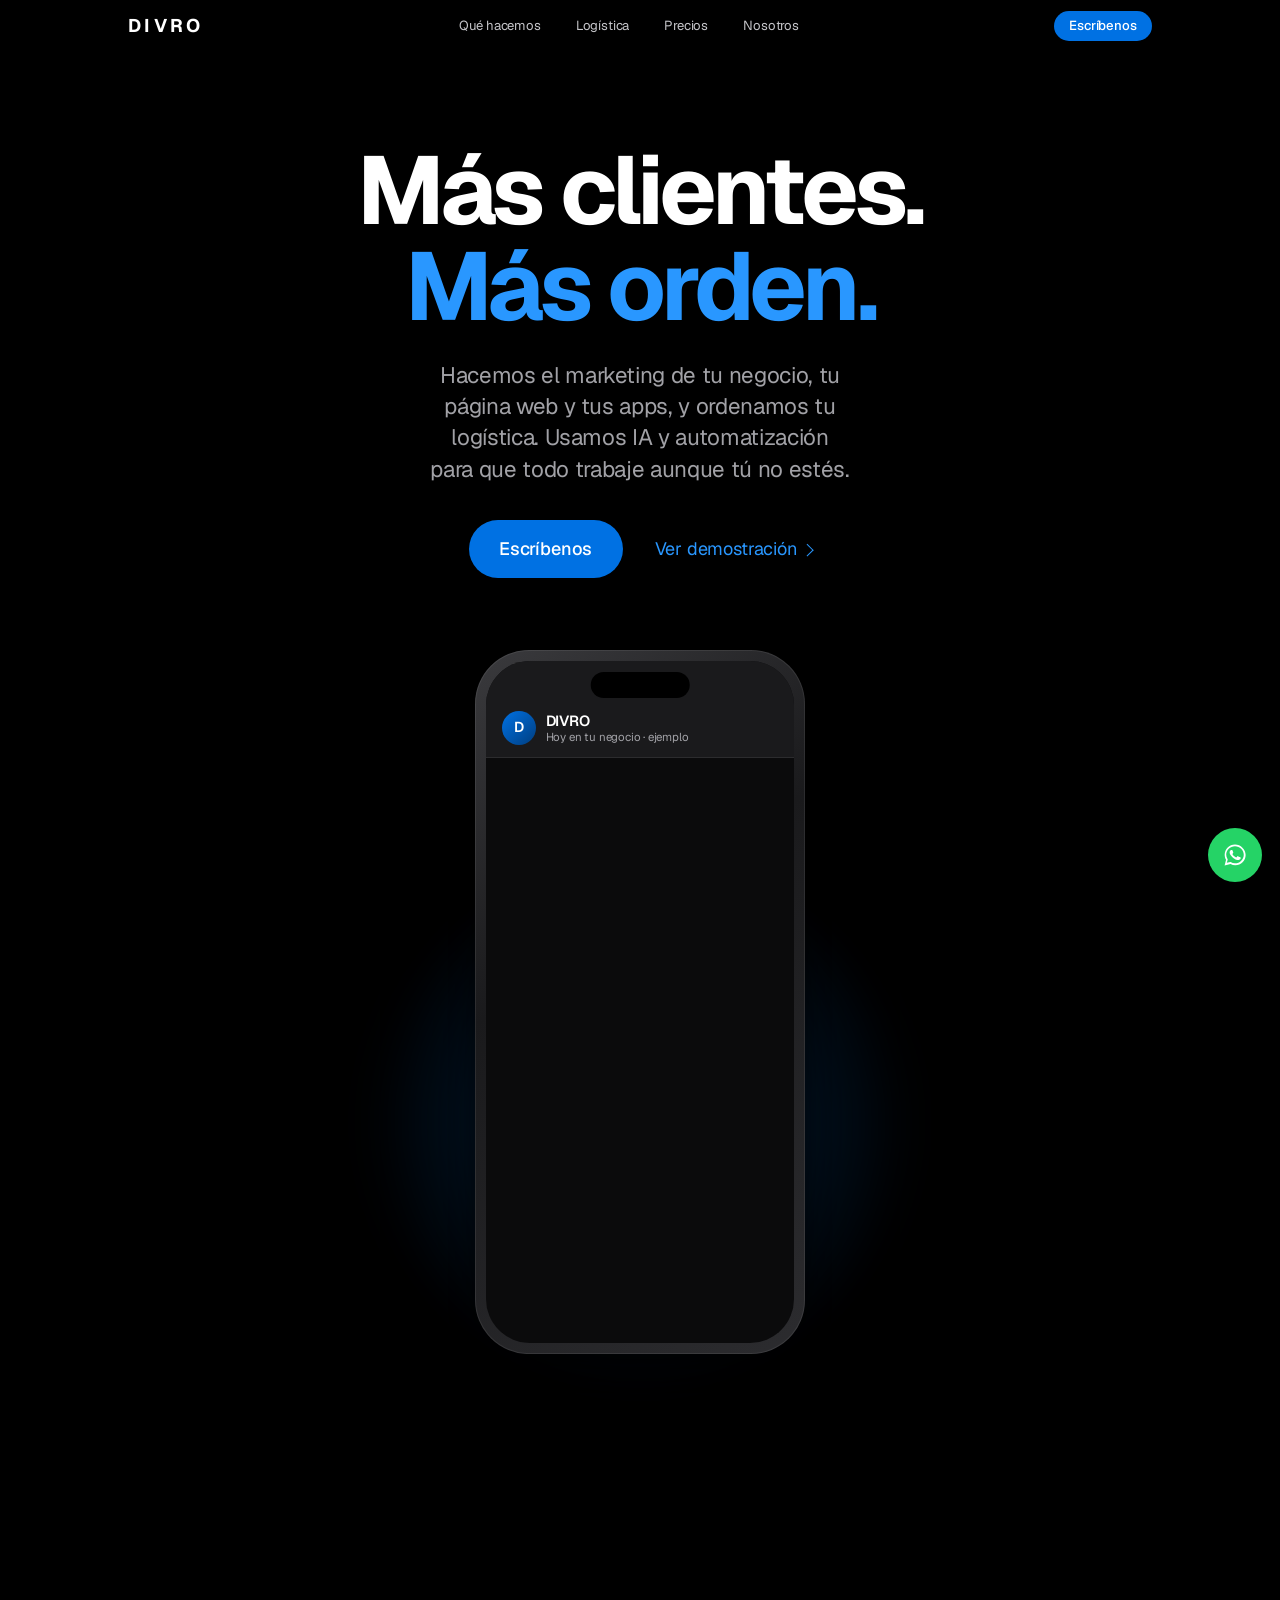
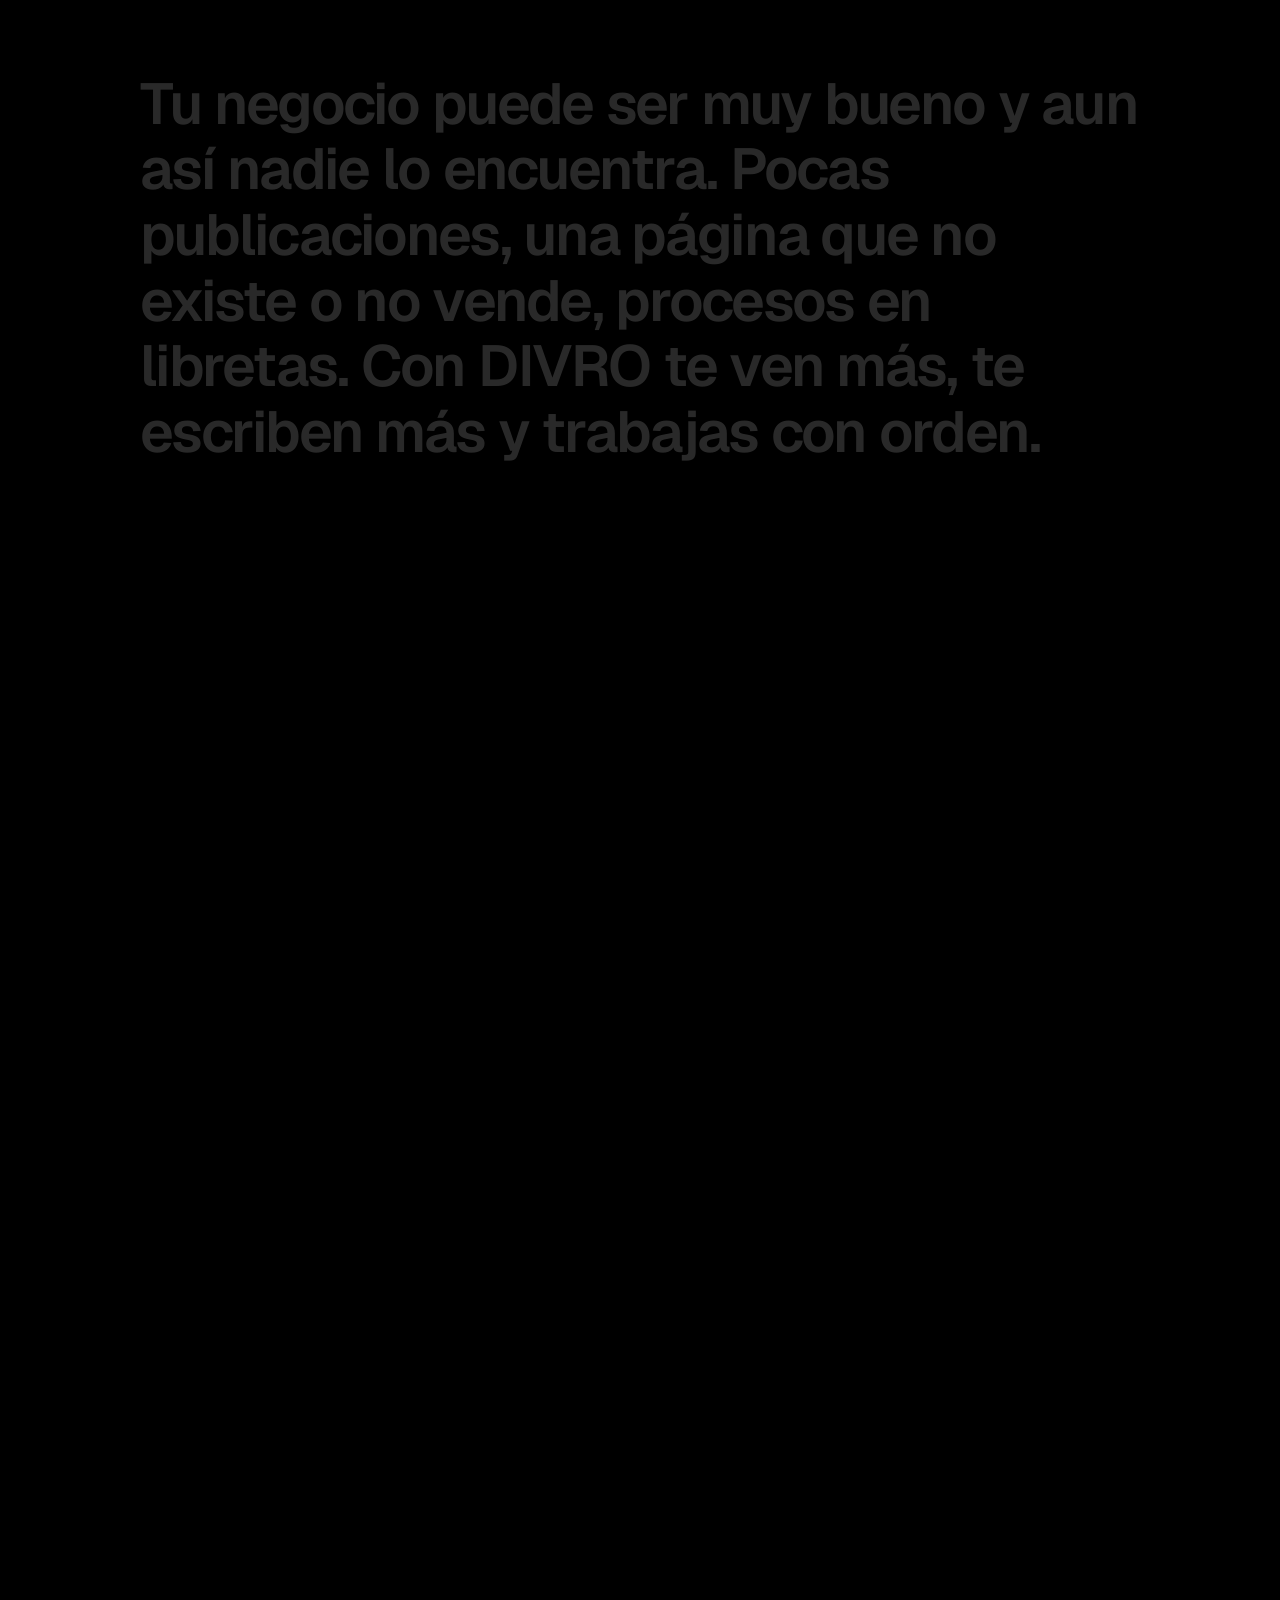
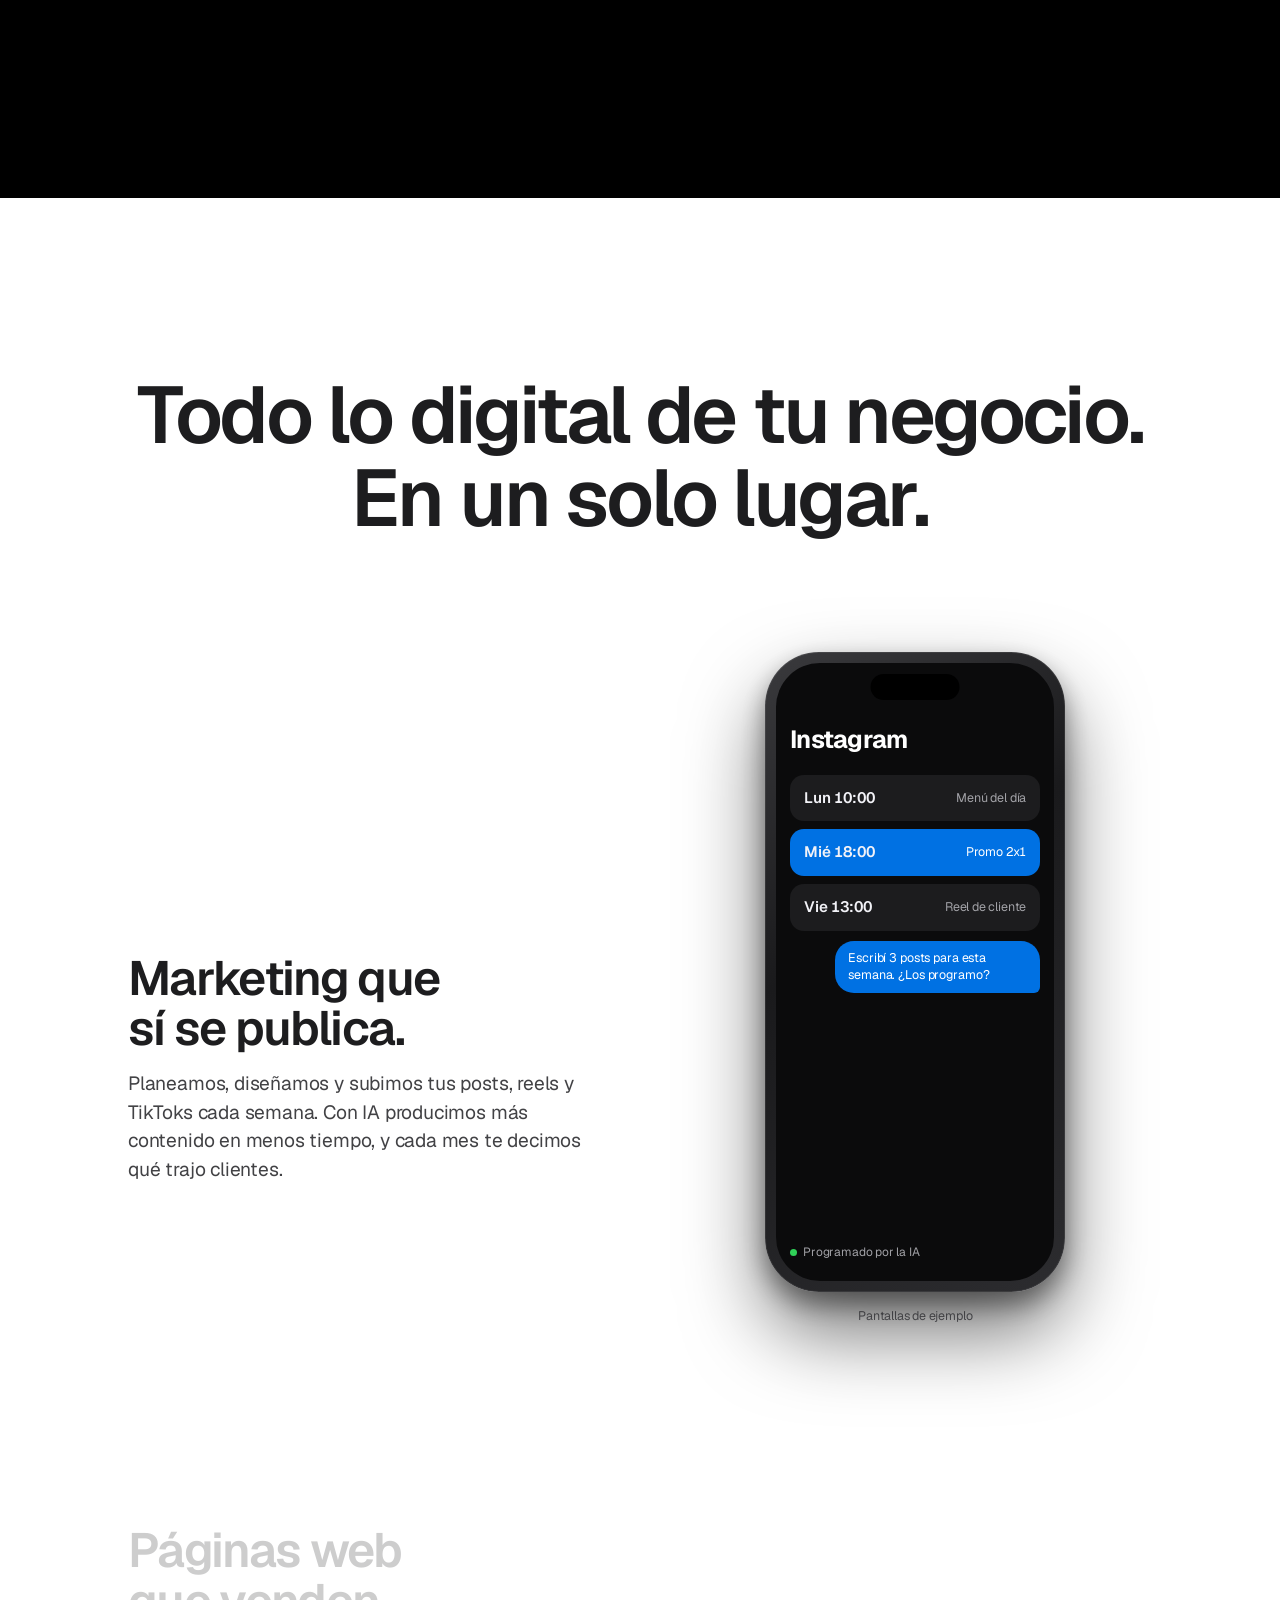
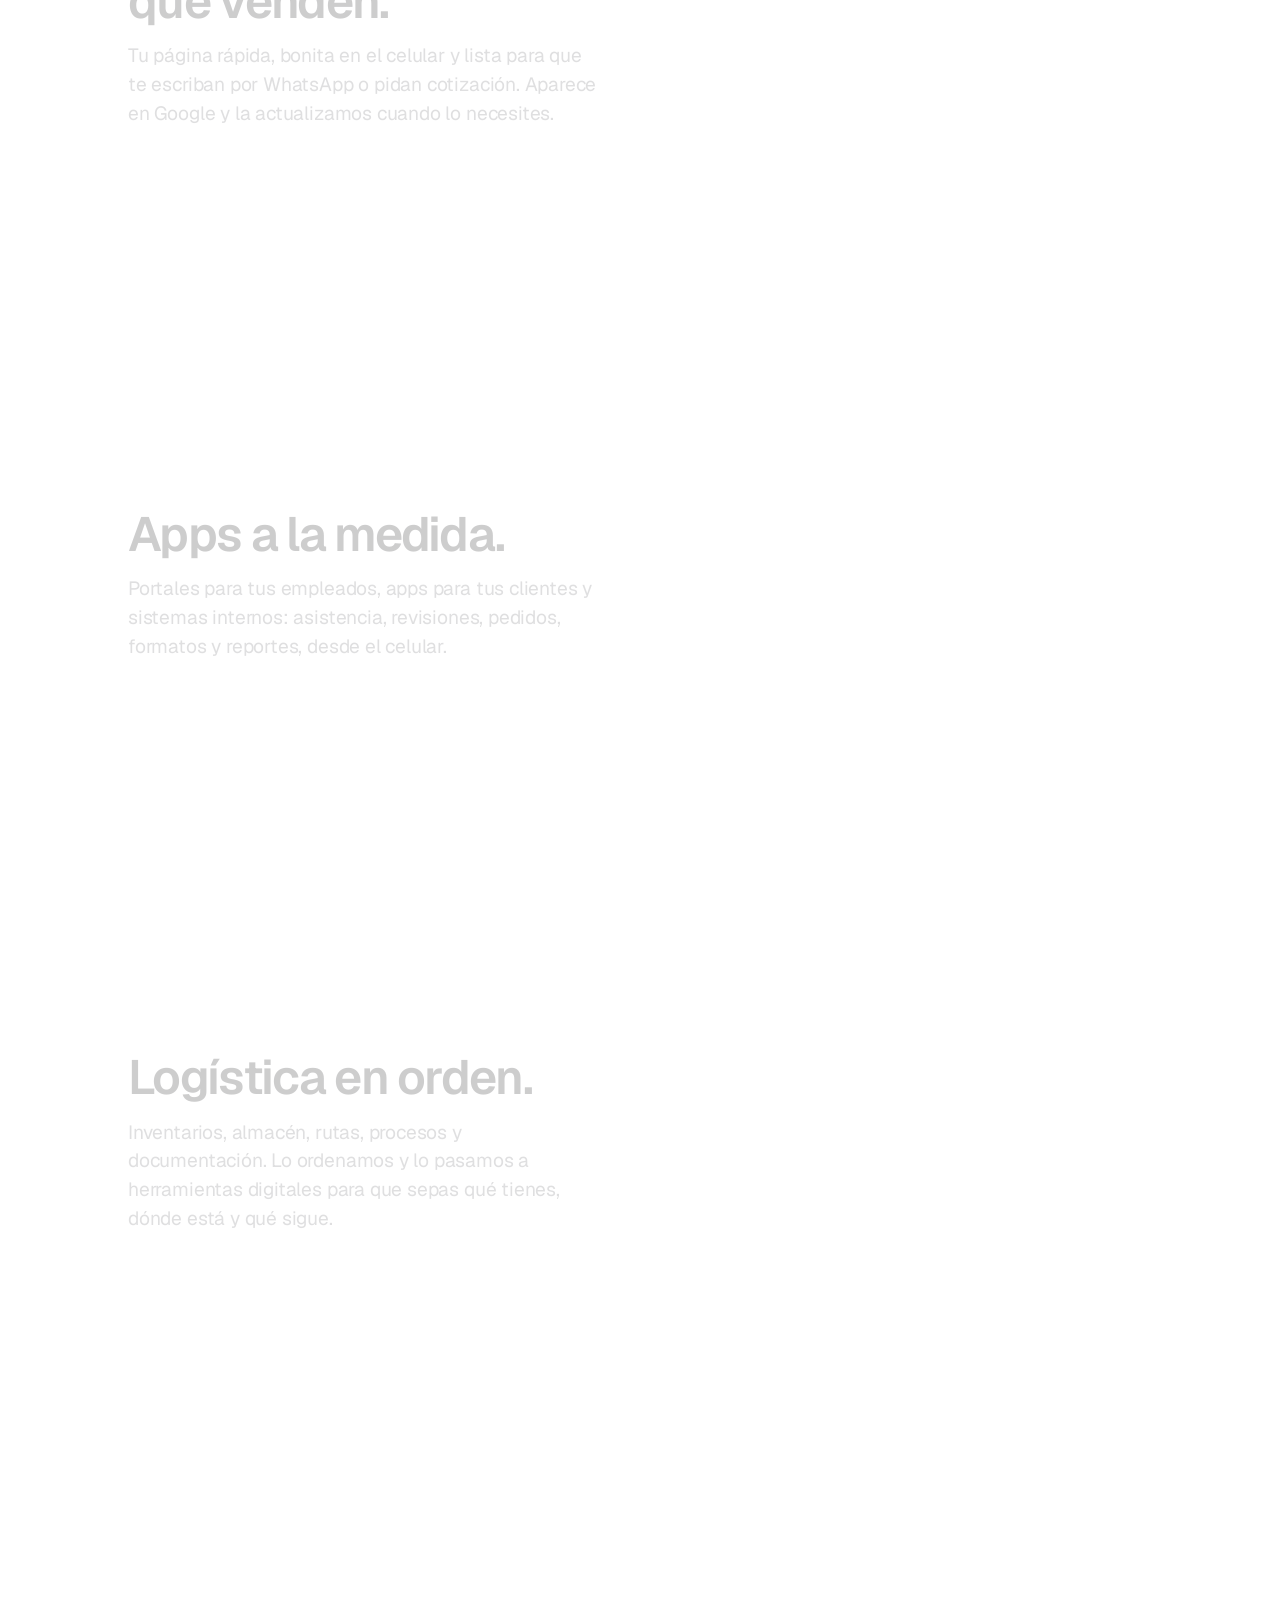
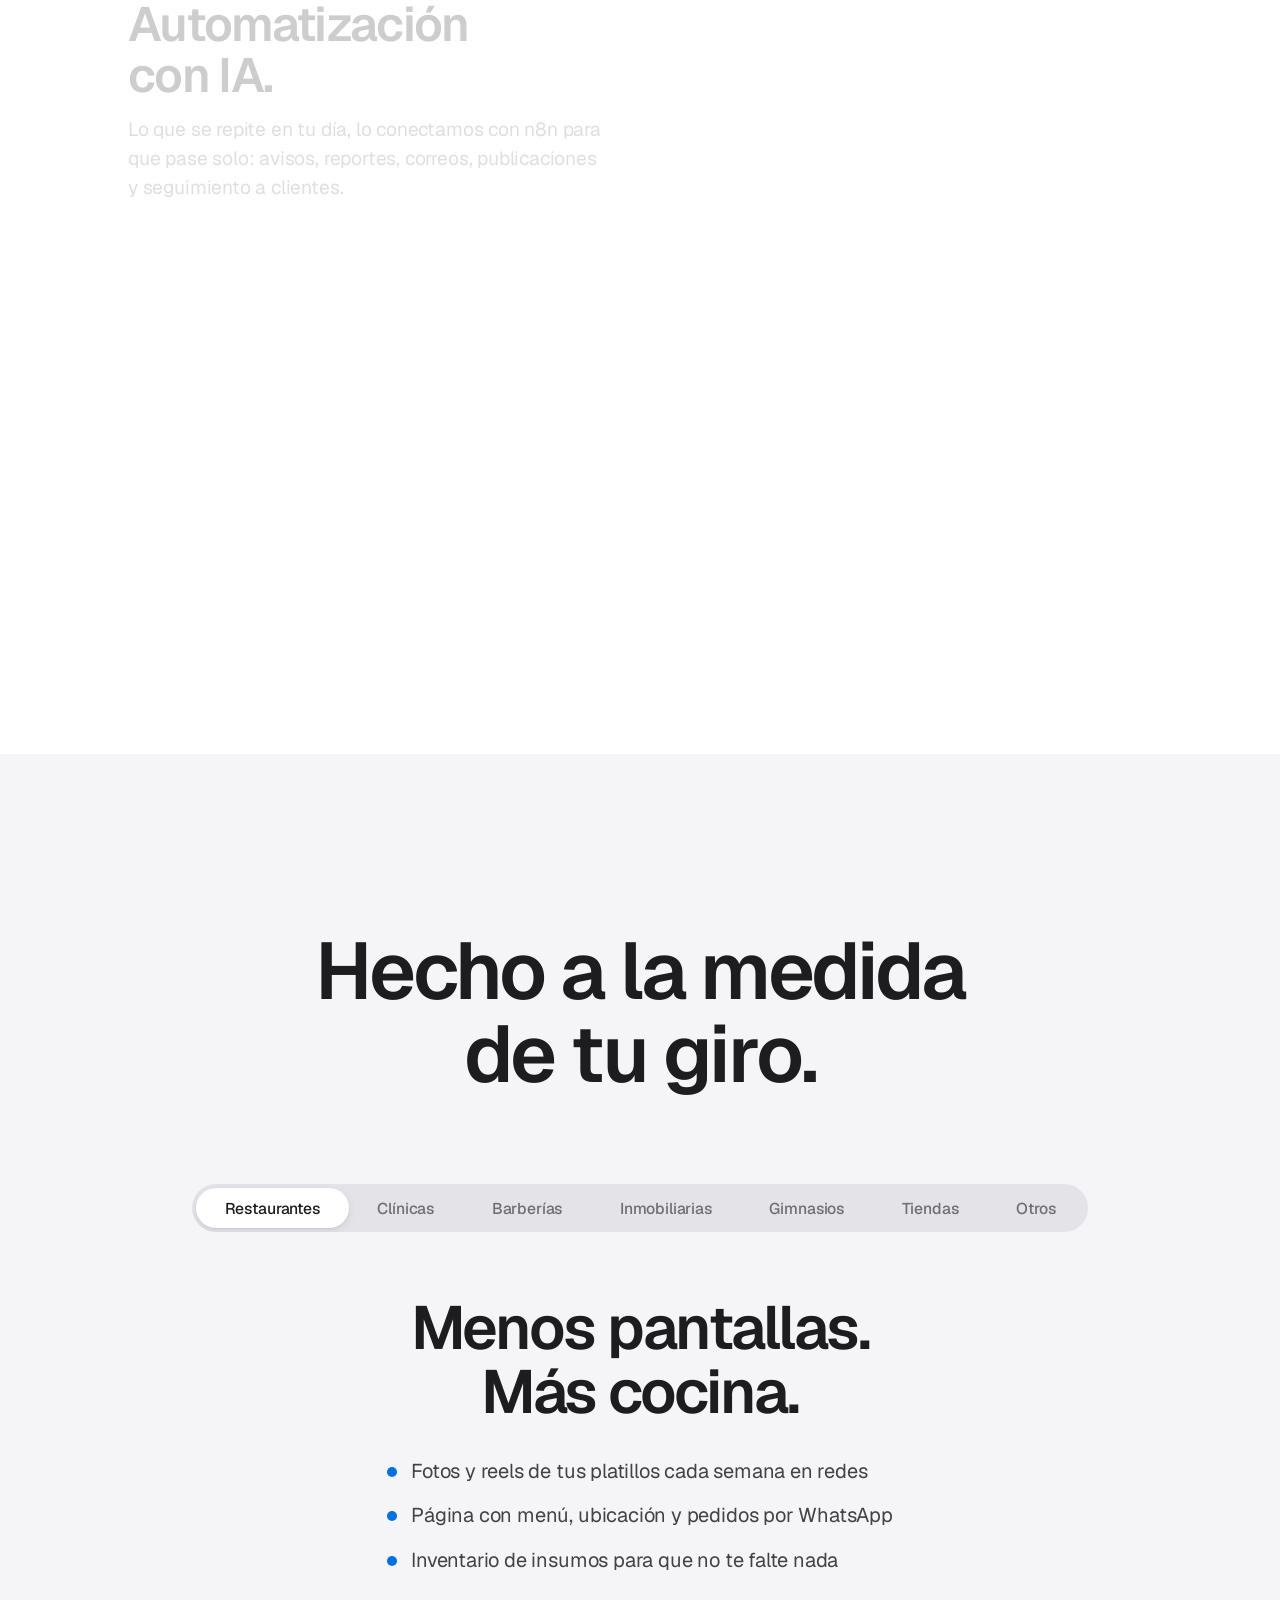
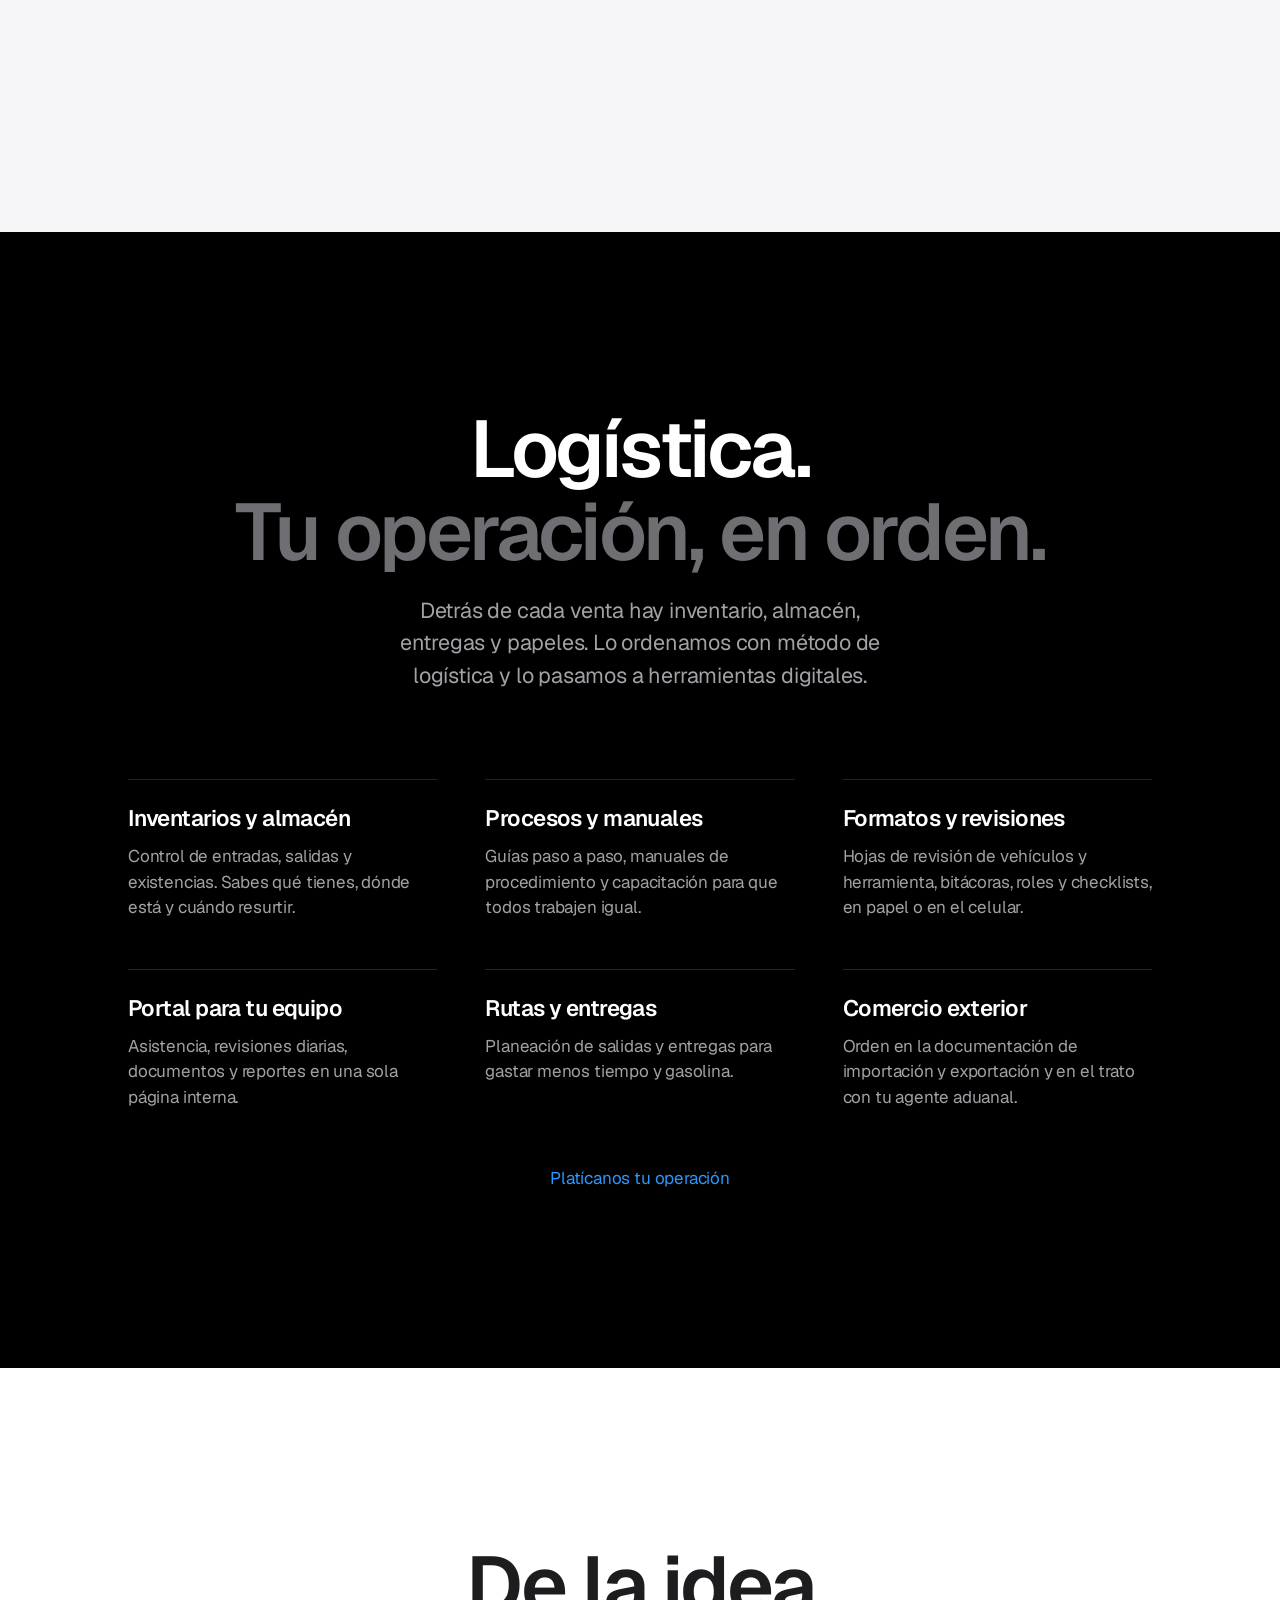
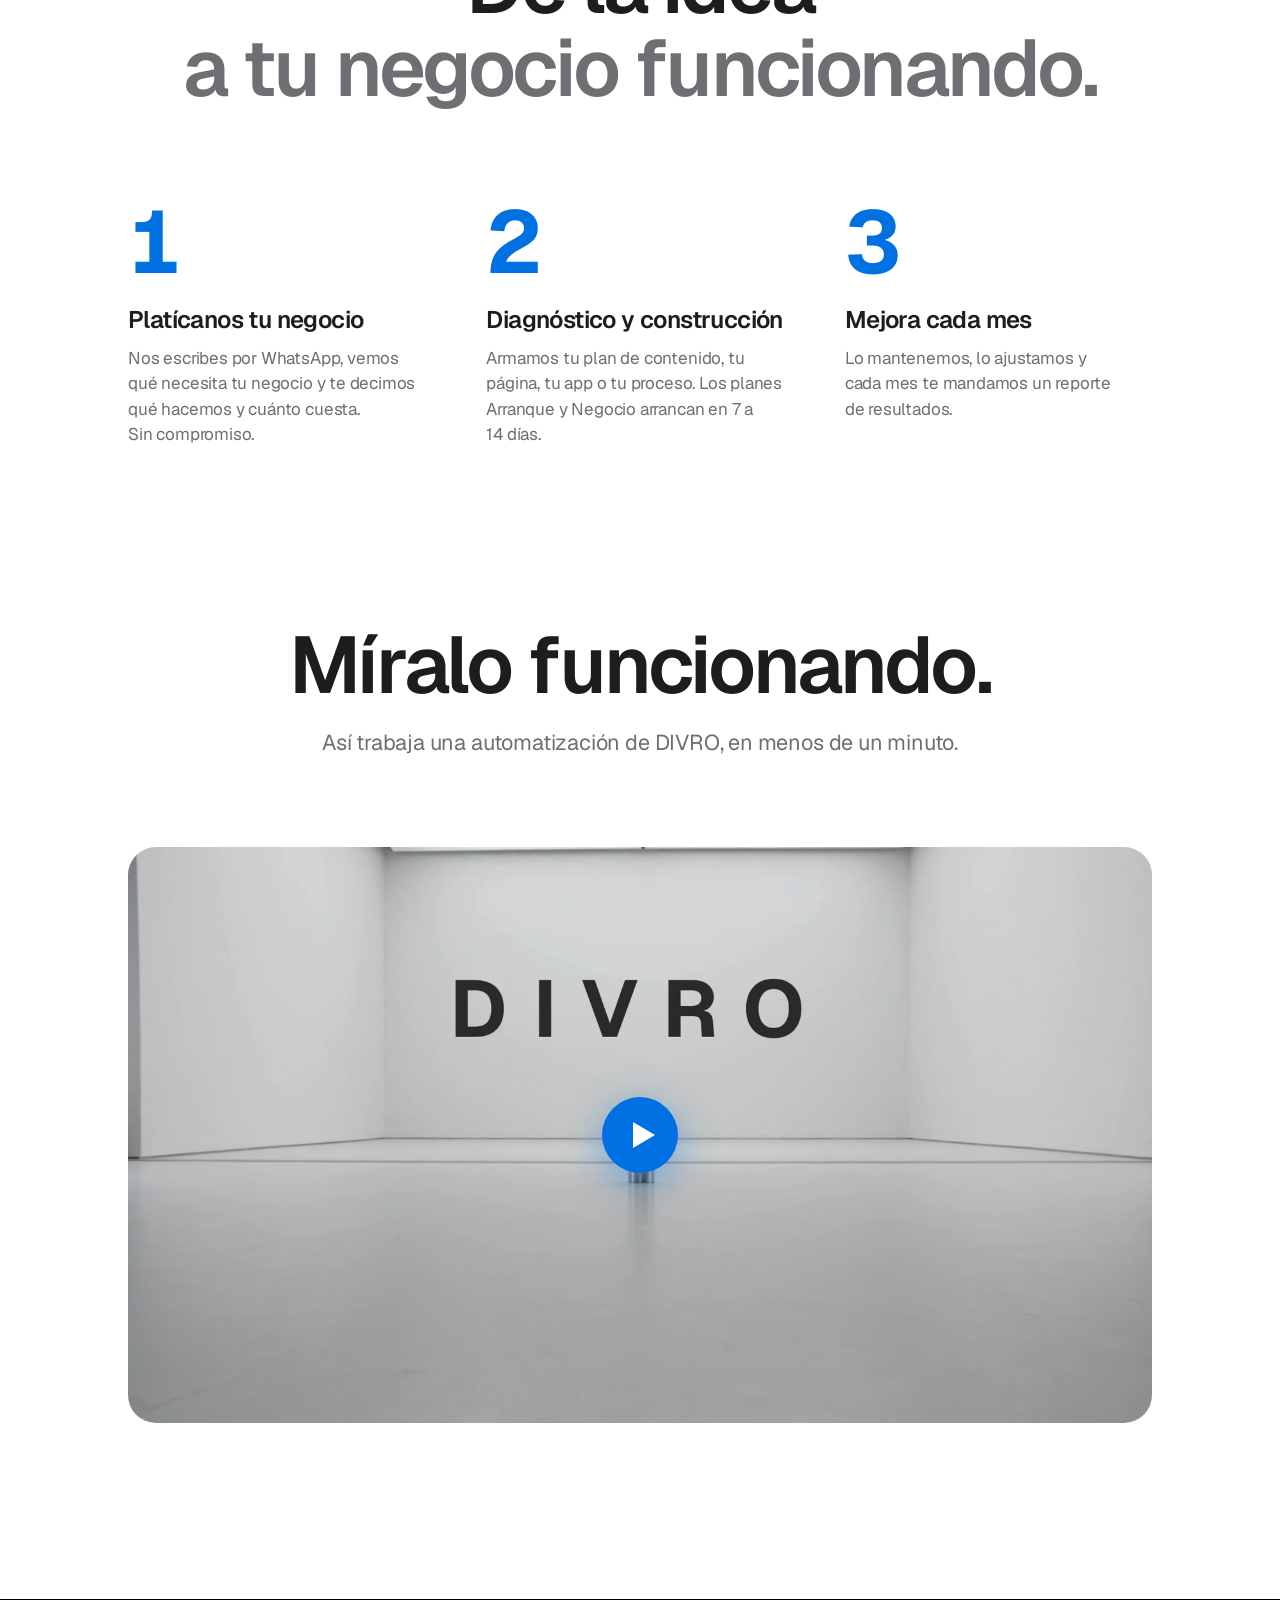
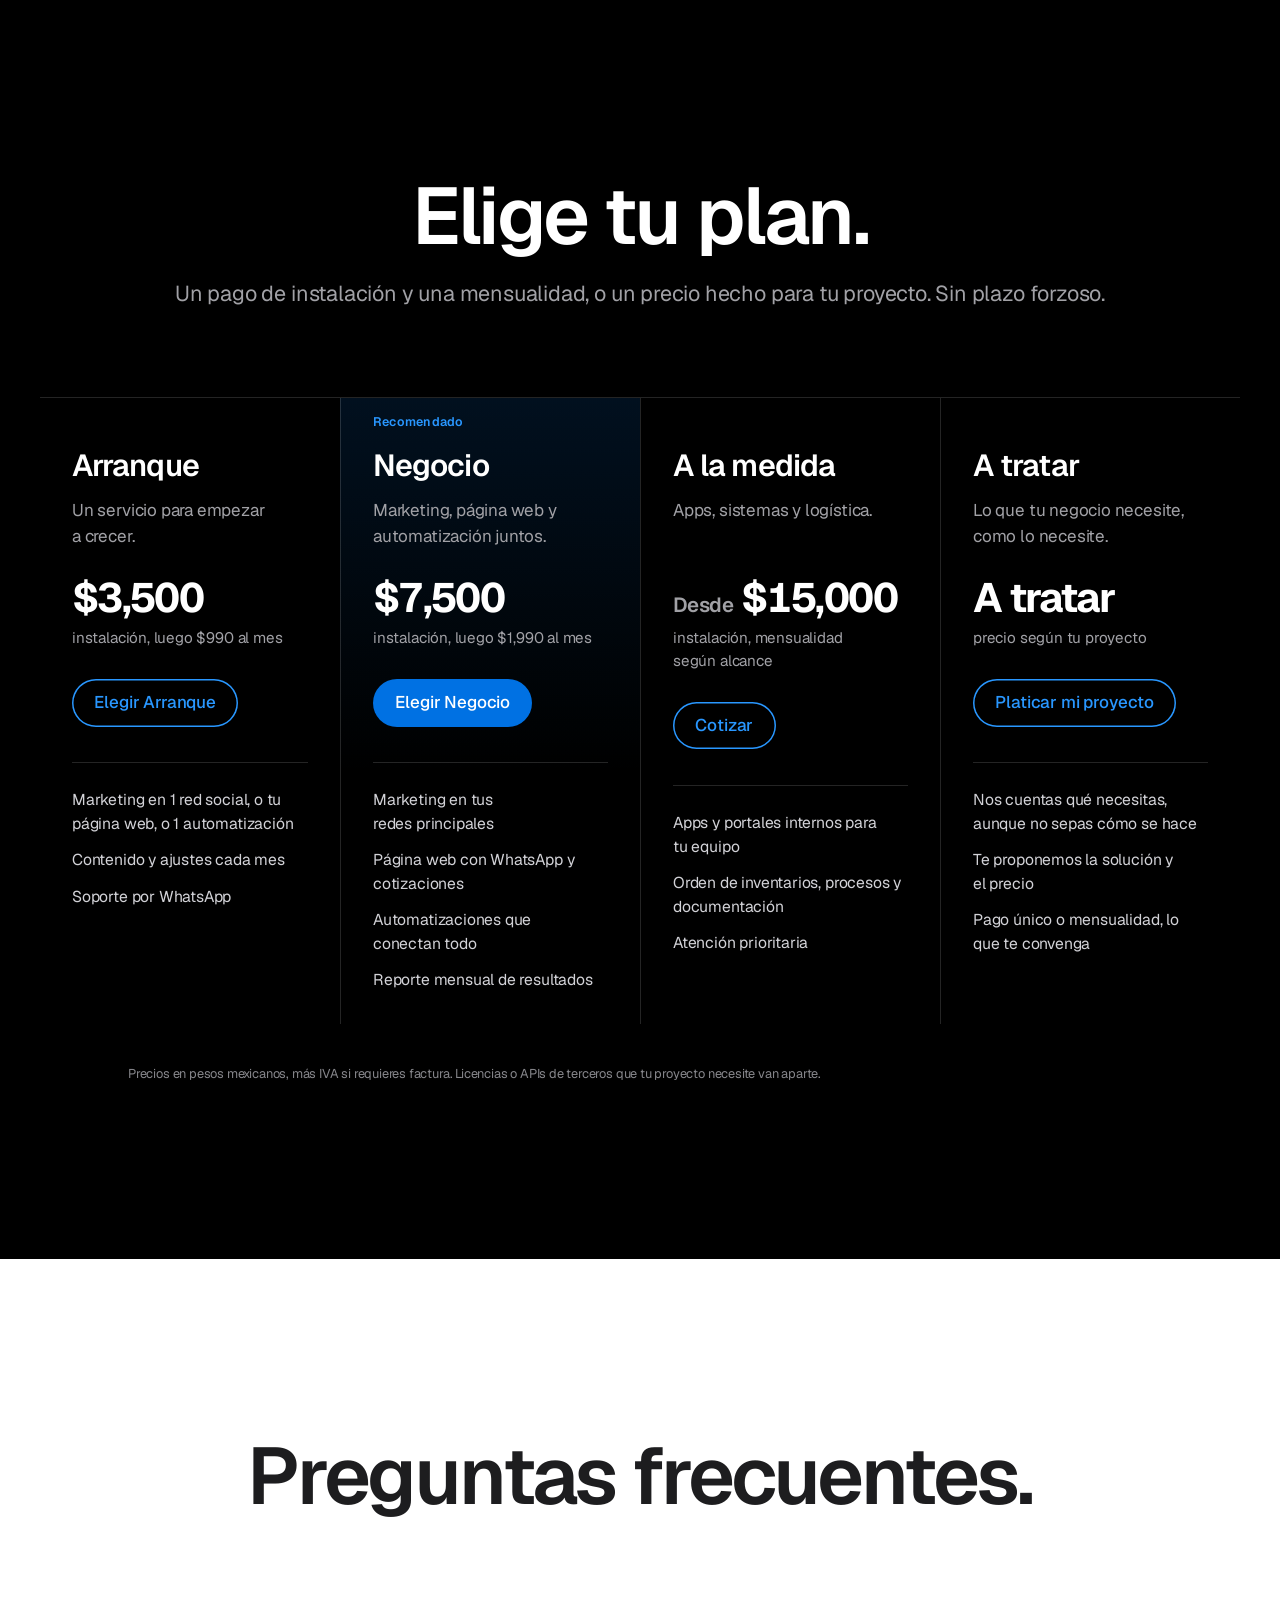
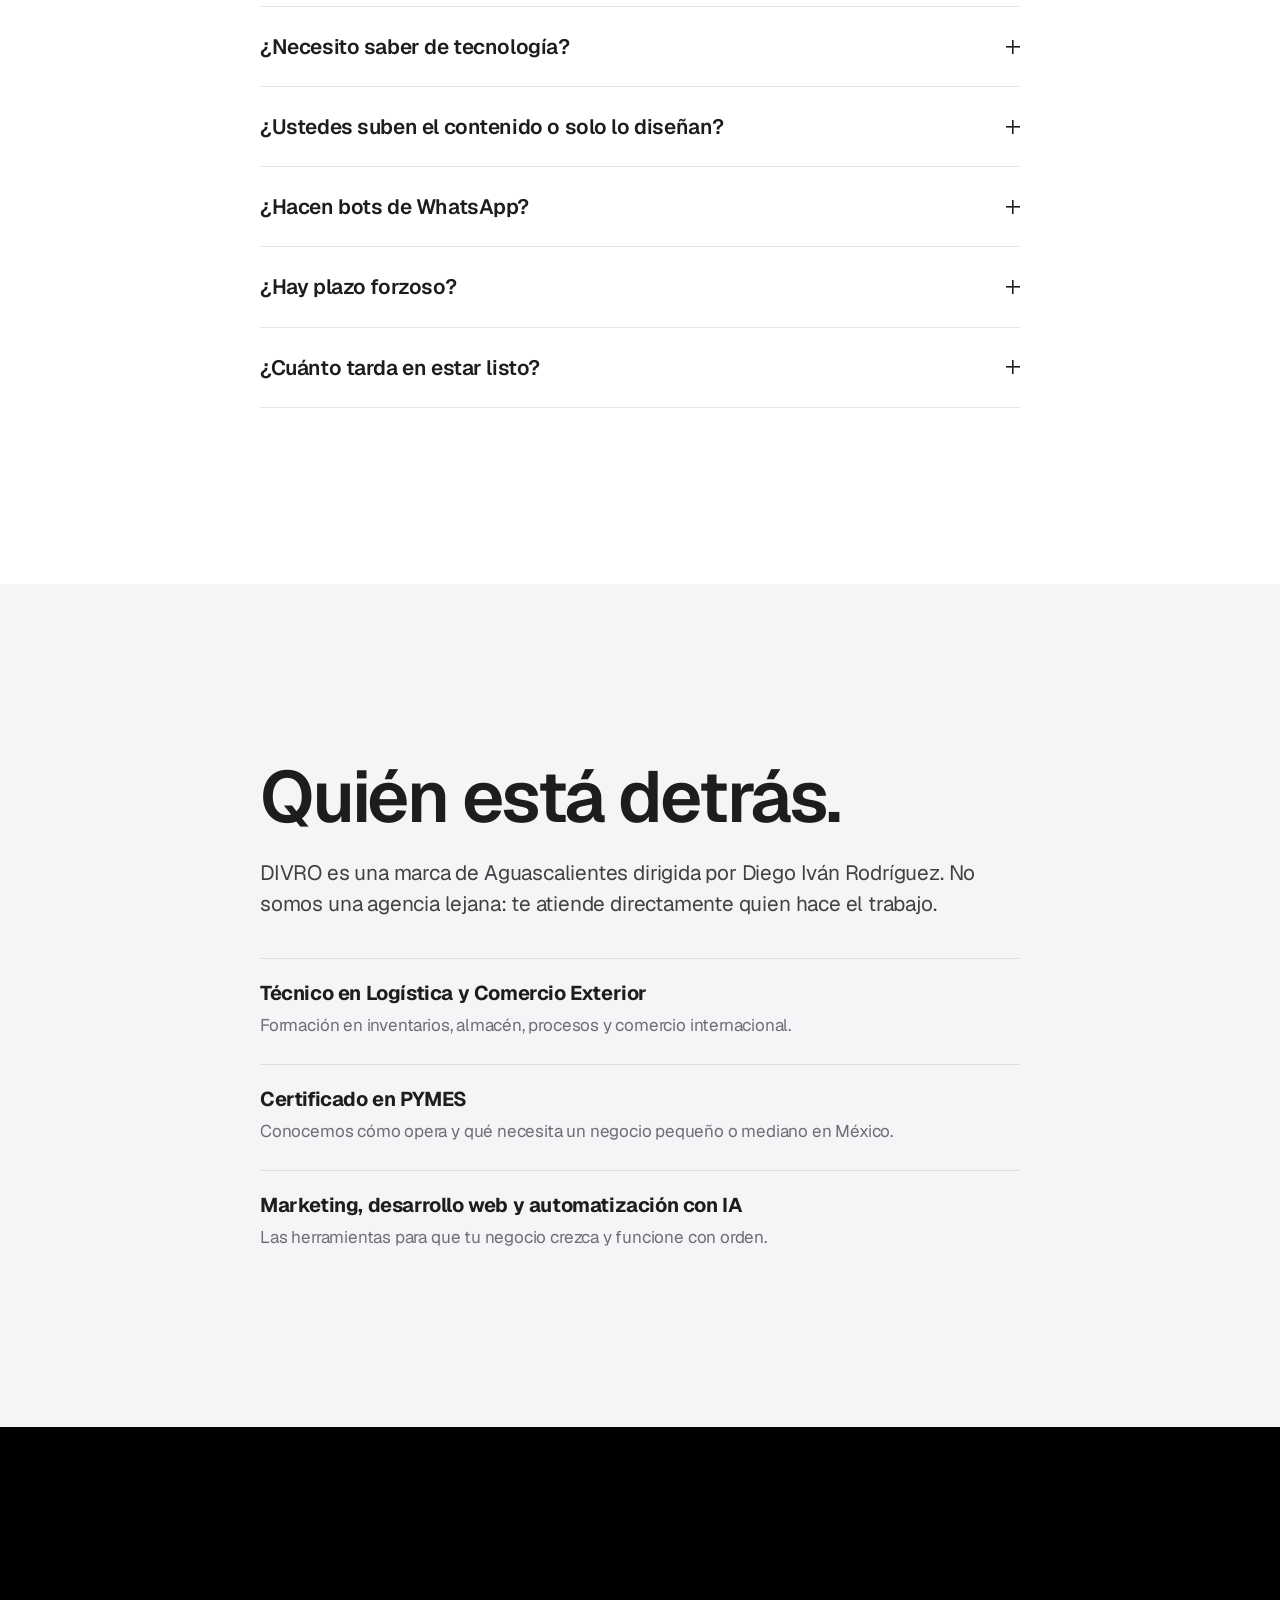
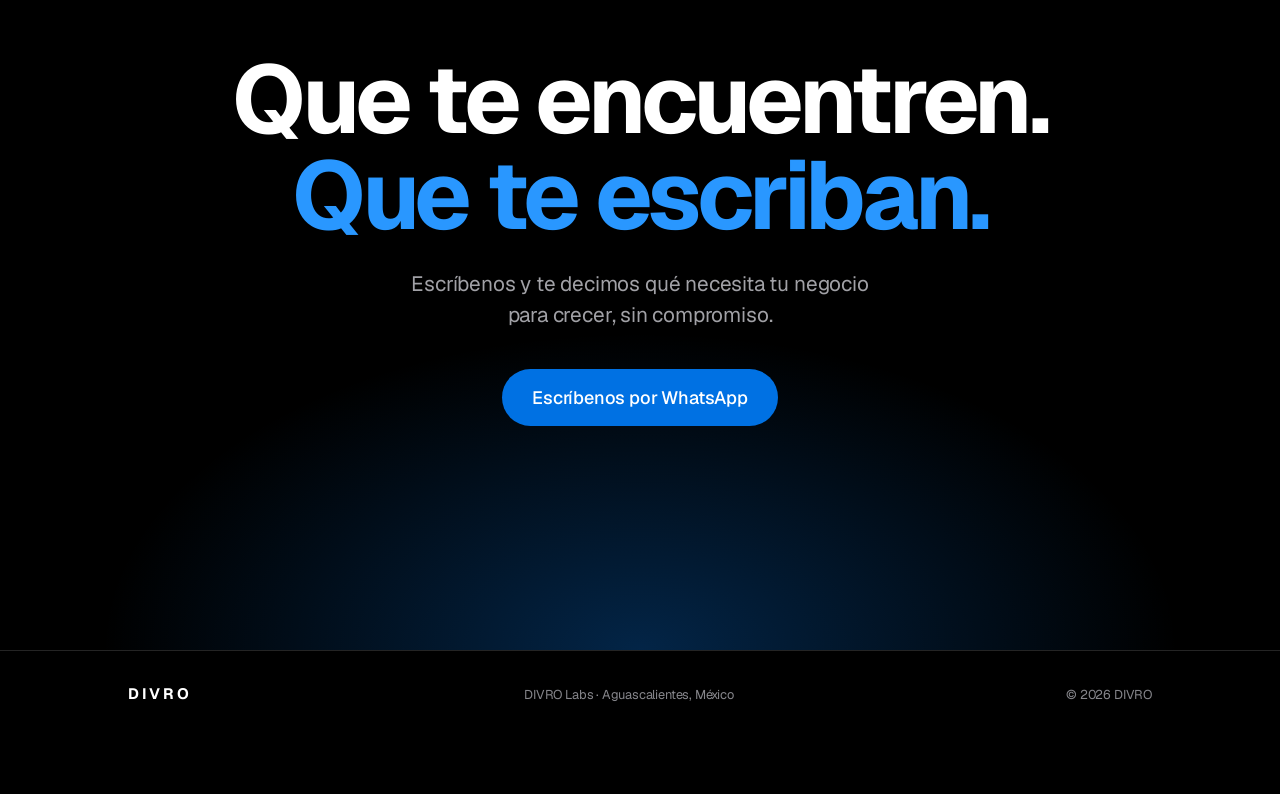
<file: index.html>
<!doctype html>
<html lang="es-MX">
<head>
  <meta charset="utf-8">
  <meta name="viewport" content="width=device-width, initial-scale=1, viewport-fit=cover">
  <title>DIVRO · Marketing, páginas web, apps y logística para tu negocio</title>
  <meta name="description" content="DIVRO hace el marketing de tu negocio, tu página web y tus apps, y ordena tu logística: inventarios, procesos y documentación. Con IA y automatización, desde Aguascalientes.">
  <meta property="og:title" content="DIVRO · Marketing, páginas, apps y logística">
  <meta property="og:description" content="Más clientes con marketing y una buena página. Más orden con apps y logística.">
  <meta property="og:type" content="website">
  <meta name="theme-color" content="#000000">
  <link rel="icon" href="data:image/svg+xml,%3Csvg xmlns='http://www.w3.org/2000/svg' viewBox='0 0 64 64'%3E%3Crect width='64' height='64' rx='14' fill='%23000'/%3E%3Cpath fill-rule='evenodd' d='M20 17h12c9.4 0 16 6 16 15s-6.6 15-16 15H20zm6 5.4v19.2h5.6c6 0 10.2-3.8 10.2-9.6s-4.2-9.6-10.2-9.6z' fill='%23fff'/%3E%3C/svg%3E">
  <link rel="preload" href="fonts/geist-latin.woff2" as="font" type="font/woff2" crossorigin>
  <link rel="stylesheet" href="styles.css">
  <script>document.documentElement.classList.add("js");</script>
</head>
<body>
  <a class="skip" href="#main">Saltar al contenido</a>

  <header class="nav" id="nav">
    <div class="nav-inner">
      <a href="#" class="wordmark" aria-label="DIVRO, inicio">DIVRO</a>
      <nav class="nav-links" aria-label="Secciones">
        <a href="#funciones">Qué hacemos</a>
        <a href="#logistica">Logística</a>
        <a href="#precios">Precios</a>
        <a href="#nosotros">Nosotros</a>
      </nav>
      <a class="pill pill-sm" data-wa="Hola DIVRO, quiero información sobre automatizar mi negocio" href="https://wa.me/524495458788">Escríbenos</a>
    </div>
  </header>

  <main id="main">

    <!-- HERO -->
    <section class="hero" id="hero">
      <div class="hero-copy" data-hero-copy>
        <h1 class="hero-title">
          <span class="line">Más clientes.</span>
          <span class="line line-blue">Más orden.</span>
        </h1>
        <p class="hero-sub">Hacemos el marketing de tu negocio, tu página web y tus apps, y ordenamos tu logística. Usamos IA y automatización para que todo trabaje aunque tú no estés.</p>
        <div class="hero-cta">
          <a class="pill pill-lg" data-wa="Hola DIVRO, quiero saber qué pueden hacer por mi negocio" href="https://wa.me/524495458788">Escríbenos</a>
          <a class="chev" href="#demo">Ver demostración</a>
        </div>
      </div>

      <div class="stage" data-hero-stage>
        <div class="halo" aria-hidden="true"></div>
        <div class="device" role="img" aria-label="Ejemplo: avisos de un día de trabajo de DIVRO (marketing, página web, logística y reportes)">
          <div class="device-screen">
            <div class="island" aria-hidden="true"></div>
            <div class="app-bar">
              <span class="avatar" aria-hidden="true">D</span>
              <span class="app-name">DIVRO<small>Hoy en tu negocio · ejemplo</small></span>
            </div>
            <div class="thread" data-live-thread aria-hidden="true">
              <p class="nt" data-step="0"><b>Marketing</b>El reel de hoy se publicó en Instagram, Facebook y TikTok.</p>
              <p class="nt" data-step="2"><b>Página web</b>Alguien llenó el formulario de cotización. Ya está en tu lista.</p>
              <p class="nt" data-step="3"><b>Logística</b>Quedan 4 piezas de tu producto más vendido. Toca resurtir.</p>
              <p class="nt" data-step="5"><b>Reportes</b>Tu resumen de la semana ya está en tu correo.</p>
              <p class="typing" data-typing><span></span><span></span><span></span></p>
              <p class="stamp" data-step="6">Tu negocio trabajando hoy</p>
            </div>
          </div>
        </div>
      </div>
    </section>

    <!-- MANIFIESTO: el texto se enciende al hacer scroll -->
    <section class="manifesto" aria-label="Por qué DIVRO">
      <div class="reveal-text"><p data-reveal-text data-blue="encuentra,publicaciones,página,libretas,DIVRO,ven,escriben,orden">Tu negocio puede ser muy bueno y aun así nadie lo encuentra. Pocas publicaciones, una página que no existe o no vende, procesos en libretas. Con DIVRO te ven más, te escriben más y trabajas con orden.</p></div>
    </section>

    <!-- FUNCIONES: scroll con teléfono fijo -->
    <section class="features" id="funciones">
      <header class="section-head fade">
        <h2>Todo lo digital de tu negocio.<br>En un solo lugar.</h2>
      </header>

      <div class="scrolly">
        <div class="scrolly-steps">
          <article class="step is-active" data-step-index="0">
            <h3>Marketing que sí se publica.</h3>
            <p>Planeamos, diseñamos y subimos tus posts, reels y TikToks cada semana. Con IA producimos más contenido en menos tiempo, y cada mes te decimos qué trajo clientes.</p>
          </article>
          <article class="step" data-step-index="1">
            <h3>Páginas web que venden.</h3>
            <p>Tu página rápida, bonita en el celular y lista para que te escriban por WhatsApp o pidan cotización. Aparece en Google y la actualizamos cuando lo necesites.</p>
          </article>
          <article class="step" data-step-index="2">
            <h3>Apps a la medida.</h3>
            <p>Portales para tus empleados, apps para tus clientes y sistemas internos: asistencia, revisiones, pedidos, formatos y reportes, desde el celular.</p>
          </article>
          <article class="step" data-step-index="3">
            <h3>Logística en orden.</h3>
            <p>Inventarios, almacén, rutas, procesos y documentación. Lo ordenamos y lo pasamos a herramientas digitales para que sepas qué tienes, dónde está y qué sigue.</p>
          </article>
          <article class="step" data-step-index="4">
            <h3>Automatización con IA.</h3>
            <p>Lo que se repite en tu día, lo conectamos con n8n para que pase solo: avisos, reportes, correos, publicaciones y seguimiento a clientes.</p>
          </article>
        </div>

        <div class="scrolly-stage">
          <div class="device device-sm" role="img" aria-label="Pantallas de ejemplo de cada función">
            <div class="device-screen">
              <div class="island" aria-hidden="true"></div>

              <div class="screen is-active" data-screen="0" aria-hidden="true">
                <p class="screen-title">Instagram</p>
                <ul class="slots">
                  <li>Lun 10:00<span>Menú del día</span></li>
                  <li class="is-picked">Mié 18:00<span>Promo 2x1</span></li>
                  <li>Vie 13:00<span>Reel de cliente</span></li>
                </ul>
                <p class="b out small">Escribí 3 posts para esta semana. ¿Los programo?</p>
                <p class="meta"><span class="dot-live"></span>Programado por la IA</p>
              </div>

              <div class="screen" data-screen="1" aria-hidden="true">
                <p class="screen-title">Tu página</p>
                <ul class="slots">
                  <li>Visitas hoy<span>48</span></li>
                  <li>Clics a WhatsApp<span>9</span></li>
                  <li class="is-picked">Cotizaciones<span>3</span></li>
                </ul>
                <p class="meta"><span class="dot-live"></span>Aparece en Google</p>
              </div>

              <div class="screen" data-screen="2" aria-hidden="true">
                <p class="screen-title">Portal</p>
                <ul class="people">
                  <li><span class="ava">AS</span>Asistencia<em>Hoy</em></li>
                  <li><span class="ava">RV</span>Revisiones<em class="warn">2 pendientes</em></li>
                  <li><span class="ava">GU</span>Guías<em>12</em></li>
                  <li><span class="ava">RP</span>Reportes<em>Listo</em></li>
                </ul>
                <p class="meta"><span class="dot-live"></span>Desde el celular</p>
              </div>

              <div class="screen" data-screen="3" aria-hidden="true">
                <p class="screen-title">Inventario</p>
                <ul class="slots">
                  <li>Entradas<span>+120</span></li>
                  <li>Salidas<span>−86</span></li>
                  <li class="is-picked">Por resurtir<span>4 productos</span></li>
                </ul>
                <p class="meta"><span class="dot-live"></span>Actualizado al momento</p>
              </div>

              <div class="screen" data-screen="4" aria-hidden="true">
                <p class="screen-title">Flujo</p>
                <ul class="slots">
                  <li>Nuevo pedido<span>Listo</span></li>
                  <li>Descuenta inventario<span>Listo</span></li>
                  <li>Manda la factura<span>Listo</span></li>
                  <li class="is-picked">Avisa a tu equipo<span>Ahora</span></li>
                </ul>
                <p class="meta"><span class="dot-live"></span>Hecho con n8n</p>
              </div>
            </div>
          </div>
          <p class="stage-note">Pantallas de ejemplo</p>
        </div>
      </div>
      <p class="swipe-hint">Desliza para ver los 5 servicios · Pantallas de ejemplo</p>
    </section>

    <!-- GIROS -->
    <section class="giros" id="giros">
      <header class="section-head fade">
        <h2>Hecho a la medida<br>de tu giro.</h2>
      </header>

      <div class="segmented fade" role="tablist" aria-label="Giros" data-segmented>
        <span class="seg-thumb" aria-hidden="true"></span>
        <button role="tab" id="t-restaurantes" aria-controls="p-restaurantes" aria-selected="true">Restaurantes</button>
        <button role="tab" id="t-clinicas" aria-controls="p-clinicas" aria-selected="false" tabindex="-1">Clínicas</button>
        <button role="tab" id="t-barberias" aria-controls="p-barberias" aria-selected="false" tabindex="-1">Barberías</button>
        <button role="tab" id="t-inmobiliarias" aria-controls="p-inmobiliarias" aria-selected="false" tabindex="-1">Inmobiliarias</button>
        <button role="tab" id="t-gimnasios" aria-controls="p-gimnasios" aria-selected="false" tabindex="-1">Gimnasios</button>
        <button role="tab" id="t-tiendas" aria-controls="p-tiendas" aria-selected="false" tabindex="-1">Tiendas</button>
        <button role="tab" id="t-otros" aria-controls="p-otros" aria-selected="false" tabindex="-1">Otros</button>
      </div>

      <div class="giro-panels">
        <div class="giro" id="p-restaurantes" role="tabpanel" aria-labelledby="t-restaurantes">
          <h3>Menos pantallas.<br>Más cocina.</h3>
          <ul>
            <li>Fotos y reels de tus platillos cada semana en redes</li>
            <li>Página con menú, ubicación y pedidos por WhatsApp</li>
            <li>Inventario de insumos para que no te falte nada</li>
          </ul>
        </div>
        <div class="giro" id="p-clinicas" role="tabpanel" aria-labelledby="t-clinicas" hidden>
          <h3>Menos papeleo.<br>Más pacientes.</h3>
          <ul>
            <li>Contenido que genera confianza: tips, casos y equipo</li>
            <li>Página con servicios, precios y botón para agendar</li>
            <li>Campañas para pacientes que no han vuelto</li>
          </ul>
        </div>
        <div class="giro" id="p-barberias" role="tabpanel" aria-labelledby="t-barberias" hidden>
          <h3>La silla,<br>siempre ocupada.</h3>
          <ul>
            <li>Tus mejores cortes en redes cada semana</li>
            <li>Página con catálogo de cortes y precios</li>
            <li>El corte del día y las comisiones por barbero</li>
          </ul>
        </div>
        <div class="giro" id="p-inmobiliarias" role="tabpanel" aria-labelledby="t-inmobiliarias" hidden>
          <h3>Ningún prospecto<br>se enfría.</h3>
          <ul>
            <li>Cada propiedad nueva publicada en redes con buen diseño</li>
            <li>Página con tu catálogo de propiedades y filtros</li>
            <li>Leads de portales y Facebook en una sola lista</li>
          </ul>
        </div>
        <div class="giro" id="p-gimnasios" role="tabpanel" aria-labelledby="t-gimnasios" hidden>
          <h3>Más inscritos.<br>Menos bajas.</h3>
          <ul>
            <li>Contenido de entrenamientos y resultados en redes</li>
            <li>App o portal para socios: pagos, rutinas y asistencia</li>
            <li>Mensaje a quien dejó de venir para que regrese</li>
          </ul>
        </div>
        <div class="giro" id="p-tiendas" role="tabpanel" aria-labelledby="t-tiendas" hidden>
          <h3>Vende más.<br>Captura menos.</h3>
          <ul>
            <li>Tus productos en redes y en tu propia página</li>
            <li>Inventario igual en tu tienda y en línea</li>
            <li>Aviso cuando algo está por agotarse</li>
          </ul>
        </div>
        <div class="giro" id="p-otros" role="tabpanel" aria-labelledby="t-otros" hidden>
          <h3>Si lo necesitas,<br>lo hacemos.</h3>
          <ul>
            <li>Talleres, escuelas, hoteles, despachos, fábricas y más</li>
            <li>Desde una página sencilla hasta un sistema completo</li>
            <li>Tú nos cuentas qué necesitas y nosotros lo armamos</li>
          </ul>
        </div>
      </div>
      <p class="giro-more fade"><a data-wa="Hola DIVRO, tengo un negocio de otro giro y quiero saber qué pueden hacer" href="https://wa.me/524495458788">Cuéntanos de tu negocio</a></p>
    </section>

    <!-- LOGÍSTICA -->
    <section class="logi" id="logistica">
      <header class="section-head fade">
        <h2>Logística.<br><span class="muted">Tu operación, en orden.</span></h2>
        <p class="section-sub">Detrás de cada venta hay inventario, almacén, entregas y papeles. Lo ordenamos con método de logística y lo pasamos a herramientas digitales.</p>
      </header>
      <ul class="logi-list">
        <li class="fade"><h3>Inventarios y almacén</h3><p>Control de entradas, salidas y existencias. Sabes qué tienes, dónde está y cuándo resurtir.</p></li>
        <li class="fade"><h3>Procesos y manuales</h3><p>Guías paso a paso, manuales de procedimiento y capacitación para que todos trabajen igual.</p></li>
        <li class="fade"><h3>Formatos y revisiones</h3><p>Hojas de revisión de vehículos y herramienta, bitácoras, roles y checklists, en papel o en el celular.</p></li>
        <li class="fade"><h3>Portal para tu equipo</h3><p>Asistencia, revisiones diarias, documentos y reportes en una sola página interna.</p></li>
        <li class="fade"><h3>Rutas y entregas</h3><p>Planeación de salidas y entregas para gastar menos tiempo y gasolina.</p></li>
        <li class="fade"><h3>Comercio exterior</h3><p>Orden en la documentación de importación y exportación y en el trato con tu agente aduanal.</p></li>
      </ul>
      <p class="giro-more fade"><a data-wa="Hola DIVRO, quiero ordenar la logística de mi negocio" href="https://wa.me/524495458788">Platícanos tu operación</a></p>
    </section>

    <!-- CÓMO FUNCIONA -->
    <section class="how">
      <header class="section-head fade">
        <h2>De la idea<br><span class="muted">a tu negocio funcionando.</span></h2>
      </header>
      <ol class="how-list">
        <li class="fade"><span class="how-n">1</span><h3>Platícanos tu negocio</h3><p>Nos escribes por WhatsApp, vemos qué necesita tu negocio y te decimos qué hacemos y cuánto cuesta. Sin compromiso.</p></li>
        <li class="fade"><span class="how-n">2</span><h3>Diagnóstico y construcción</h3><p>Armamos tu plan de contenido, tu página, tu app o tu proceso. Los planes Arranque y Negocio arrancan en 7 a 14 días.</p></li>
        <li class="fade"><span class="how-n">3</span><h3>Mejora cada mes</h3><p>Lo mantenemos, lo ajustamos y cada mes te mandamos un reporte de resultados.</p></li>
      </ol>
    </section>

    <!-- VIDEO DEMOSTRATIVO -->
    <section class="video" id="demo">
      <header class="section-head fade">
        <h2>Míralo funcionando.</h2>
        <p class="section-sub">Así trabaja una automatización de DIVRO, en menos de un minuto.</p>
      </header>
      <button class="video-frame fade" type="button" aria-label="Reproducir video demostrativo" style="background-image:url(media/divro-demo.jpg)">
        <span class="video-play" aria-hidden="true"></span>
      </button>
    </section>

    <!-- PRECIOS -->
    <section class="pricing" id="precios">
      <header class="section-head fade">
        <h2>Elige tu plan.</h2>
        <p class="section-sub">Un pago de instalación y una mensualidad, o un precio hecho para tu proyecto. Sin plazo forzoso.</p>
      </header>
      <div class="plans">
        <article class="plan fade">
          <h3>Arranque</h3>
          <p class="plan-for">Un servicio para empezar a crecer.</p>
          <p class="plan-price">$3,500</p>
          <p class="plan-then">instalación, luego $990 al mes</p>
          <a class="pill pill-outline" data-wa="Hola DIVRO, me interesa el plan Arranque" href="https://wa.me/524495458788">Elegir Arranque</a>
          <ul class="plan-list">
            <li>Marketing en 1 red social, o tu página web, o 1 automatización</li>
            <li>Contenido y ajustes cada mes</li>
            <li>Soporte por WhatsApp</li>
          </ul>
        </article>
        <article class="plan plan-hl fade">
          <p class="plan-badge">Recomendado</p>
          <h3>Negocio</h3>
          <p class="plan-for">Marketing, página web y automatización juntos.</p>
          <p class="plan-price">$7,500</p>
          <p class="plan-then">instalación, luego $1,990 al mes</p>
          <a class="pill" data-wa="Hola DIVRO, me interesa el plan Negocio" href="https://wa.me/524495458788">Elegir Negocio</a>
          <ul class="plan-list">
            <li>Marketing en tus redes principales</li>
            <li>Página web con WhatsApp y cotizaciones</li>
            <li>Automatizaciones que conectan todo</li>
            <li>Reporte mensual de resultados</li>
          </ul>
        </article>
        <article class="plan fade">
          <h3>A la medida</h3>
          <p class="plan-for">Apps, sistemas y logística.</p>
          <p class="plan-price"><span class="plan-from">Desde</span> $15,000</p>
          <p class="plan-then">instalación, mensualidad según alcance</p>
          <a class="pill pill-outline" data-wa="Hola DIVRO, quiero cotizar un proyecto a la medida" href="https://wa.me/524495458788">Cotizar</a>
          <ul class="plan-list">
            <li>Apps y portales internos para tu equipo</li>
            <li>Orden de inventarios, procesos y documentación</li>
            <li>Atención prioritaria</li>
          </ul>
        </article>
        <article class="plan fade">
          <h3>A tratar</h3>
          <p class="plan-for">Lo que tu negocio necesite, como lo necesite.</p>
          <p class="plan-price">A tratar</p>
          <p class="plan-then">precio según tu proyecto</p>
          <a class="pill pill-outline" data-wa="Hola DIVRO, tengo un proyecto y quiero platicarlo" href="https://wa.me/524495458788">Platicar mi proyecto</a>
          <ul class="plan-list">
            <li>Nos cuentas qué necesitas, aunque no sepas cómo se hace</li>
            <li>Te proponemos la solución y el precio</li>
            <li>Pago único o mensualidad, lo que te convenga</li>
          </ul>
        </article>
      </div>
      <p class="fine">Precios en pesos mexicanos, más IVA si requieres factura. Licencias o APIs de terceros que tu proyecto necesite van aparte.</p>
    </section>

    <!-- PREGUNTAS -->
    <section class="faq" id="preguntas">
      <header class="section-head fade">
        <h2>Preguntas frecuentes.</h2>
      </header>
      <div class="faq-list fade">
        <details>
          <summary>¿Necesito saber de tecnología?</summary>
          <div class="faq-a"><p>No. Nosotros instalamos y mantenemos todo. Tú solo nos cuentas cómo trabaja tu negocio.</p></div>
        </details>
        <details>
          <summary>¿Ustedes suben el contenido o solo lo diseñan?</summary>
          <div class="faq-a"><p>Las dos cosas. Planeamos, diseñamos y publicamos. Tú solo nos mandas fotos o videos de tu negocio cuando los tengas, y apruebas antes de que salga.</p></div>
        </details>
        <details>
          <summary>¿Hacen bots de WhatsApp?</summary>
          <div class="faq-a"><p>WhatsApp Business ya trae un asistente de Meta sin costo, y te ayudamos a configurarlo si lo necesitas. Nuestro trabajo es lo que eso no hace: que más gente te conozca y te escriba, tu página, tus apps y tu operación.</p></div>
        </details>
        <details>
          <summary>¿Hay plazo forzoso?</summary>
          <div class="faq-a"><p>No. La mensualidad es mes a mes y puedes cancelar cuando quieras.</p></div>
        </details>
        <details>
          <summary>¿Cuánto tarda en estar listo?</summary>
          <div class="faq-a"><p>Los planes Arranque y Negocio arrancan en 7 a 14 días. Las apps, los proyectos a la medida o a tratar dependen del alcance y te damos fecha en la cotización.</p></div>
        </details>
      </div>
    </section>

    <!-- NOSOTROS -->
    <section class="about" id="nosotros">
      <div class="about-inner fade">
        <h2>Quién está detrás.</h2>
        <p>DIVRO es una marca de Aguascalientes dirigida por Diego Iván Rodríguez. No somos una agencia lejana: te atiende directamente quien hace el trabajo.</p>
        <ul class="about-list">
          <li><b>Técnico en Logística y Comercio Exterior</b>Formación en inventarios, almacén, procesos y comercio internacional.</li>
          <li><b>Certificado en PYMES</b>Conocemos cómo opera y qué necesita un negocio pequeño o mediano en México.</li>
          <li><b>Marketing, desarrollo web y automatización con IA</b>Las herramientas para que tu negocio crezca y funcione con orden.</li>
        </ul>
      </div>
    </section>

    <!-- CIERRE -->
    <section class="closer">
      <div class="closer-inner fade">
        <h2>Que te encuentren.<br><span class="line-blue">Que te escriban.</span></h2>
        <p>Escríbenos y te decimos qué necesita tu negocio para crecer, sin compromiso.</p>
        <a class="pill pill-lg" data-wa="Hola DIVRO, quiero hacer crecer mi negocio" href="https://wa.me/524495458788">Escríbenos por WhatsApp</a>
      </div>
    </section>
  </main>

  <footer class="footer">
    <div class="footer-inner">
      <span class="wordmark">DIVRO</span>
      <p>DIVRO Labs · Aguascalientes, México</p>
      <p>© <span id="year">2026</span> DIVRO</p>
    </div>
  </footer>

  <a class="wa-float" data-wa="Hola DIVRO, quiero información" href="https://wa.me/524495458788" aria-label="Escríbenos por WhatsApp">
    <svg viewBox="0 0 32 32" width="26" height="26" aria-hidden="true"><path fill="currentColor" d="M16 3C9 3 3.3 8.6 3.3 15.6c0 2.2.6 4.4 1.7 6.3L3.2 29l7.3-1.9c1.8 1 3.9 1.5 5.9 1.5 7 0 12.7-5.7 12.7-12.6S23 3 16 3zm0 23.2c-1.9 0-3.8-.5-5.4-1.5l-.4-.2-4.3 1.1 1.2-4.2-.3-.4c-1.1-1.7-1.6-3.6-1.6-5.5C5.2 9.8 10 5.1 16 5.1s10.8 4.7 10.8 10.5S22 26.2 16 26.2zm5.9-7.8c-.3-.2-1.9-.9-2.2-1-.3-.1-.5-.2-.7.2-.2.3-.8 1-1 1.2-.2.2-.4.2-.7.1-.3-.2-1.4-.5-2.6-1.6-1-.9-1.6-1.9-1.8-2.2-.2-.3 0-.5.1-.7l.5-.6c.2-.2.2-.4.3-.6.1-.2 0-.4 0-.6l-1-2.4c-.3-.6-.5-.5-.7-.5h-.6c-.2 0-.6.1-.9.4-.3.3-1.2 1.1-1.2 2.8s1.2 3.2 1.4 3.5c.2.2 2.4 3.6 5.8 5 .8.3 1.4.5 1.9.7.8.3 1.5.2 2.1.1.6-.1 1.9-.8 2.2-1.5.3-.7.3-1.4.2-1.5-.1-.2-.3-.3-.6-.4z"/></svg>
  </a>

  <script src="script.js"></script>
</body>
</html>
</file>
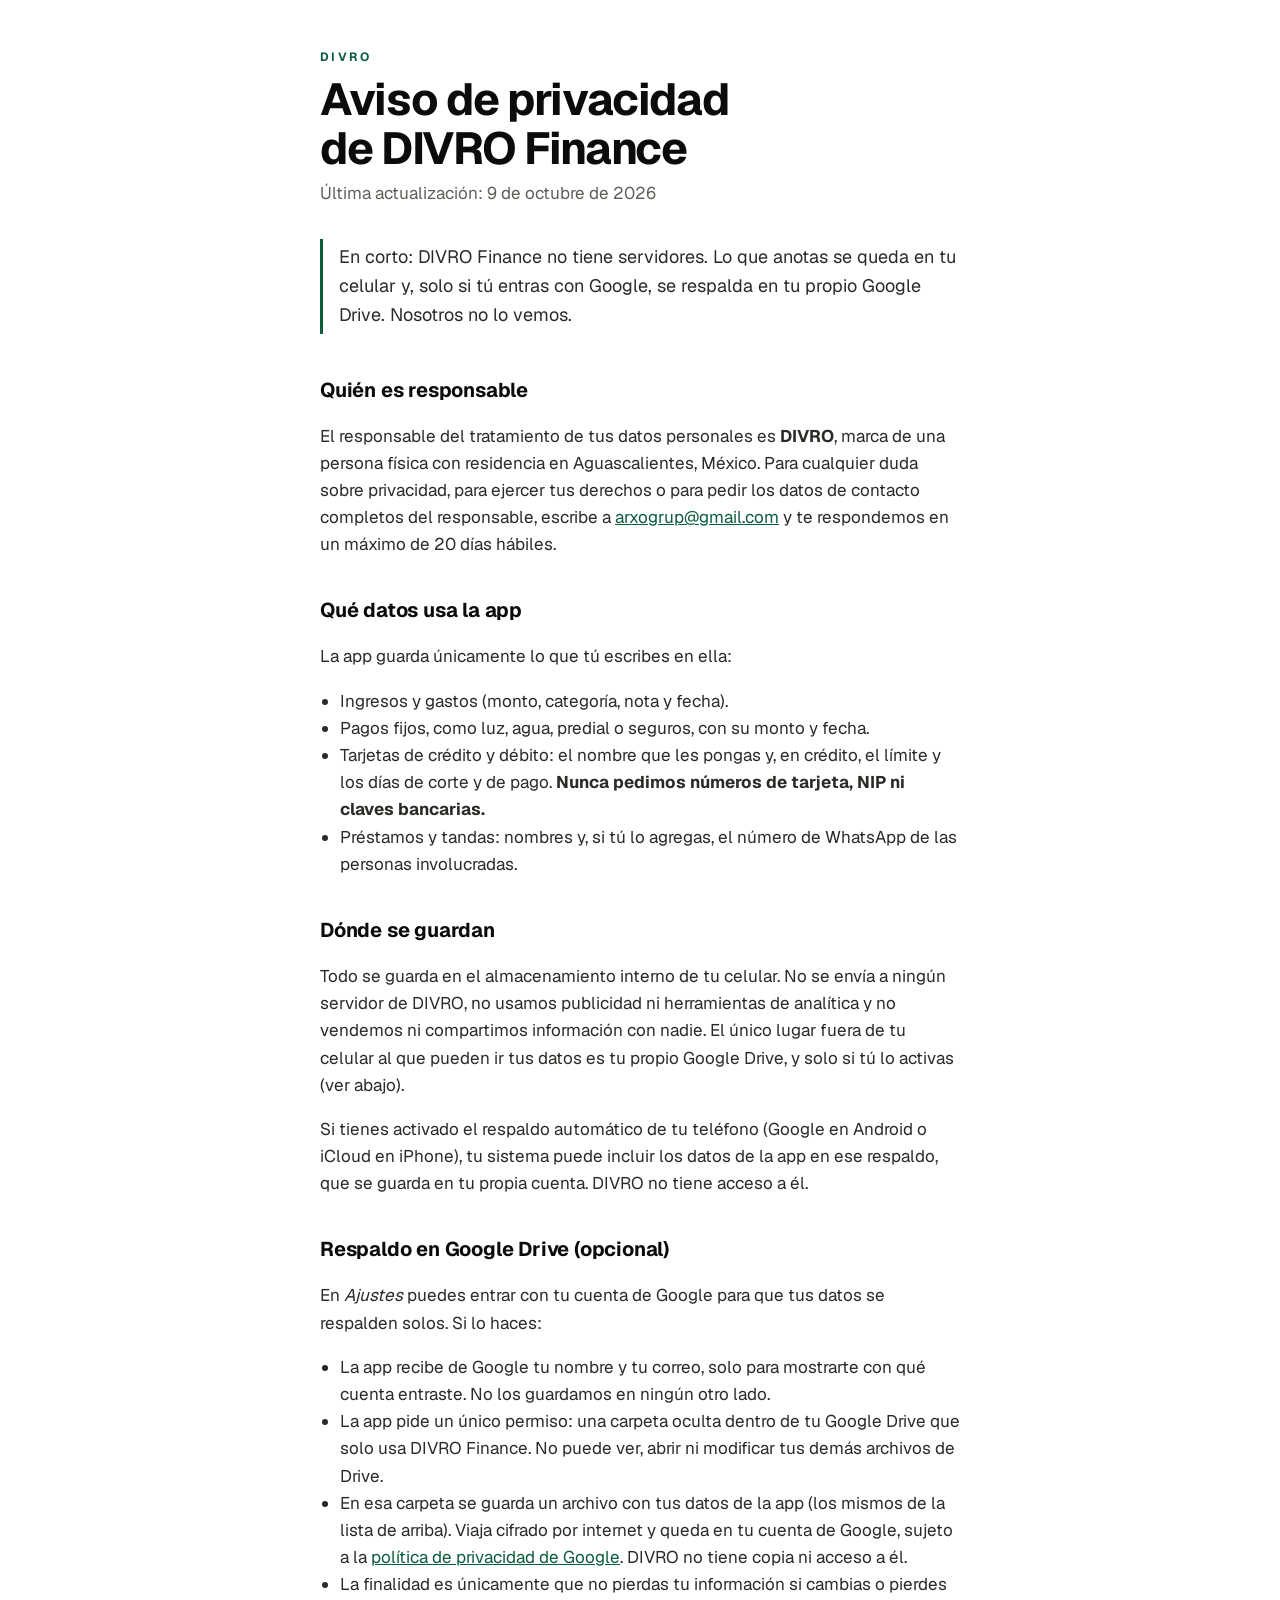
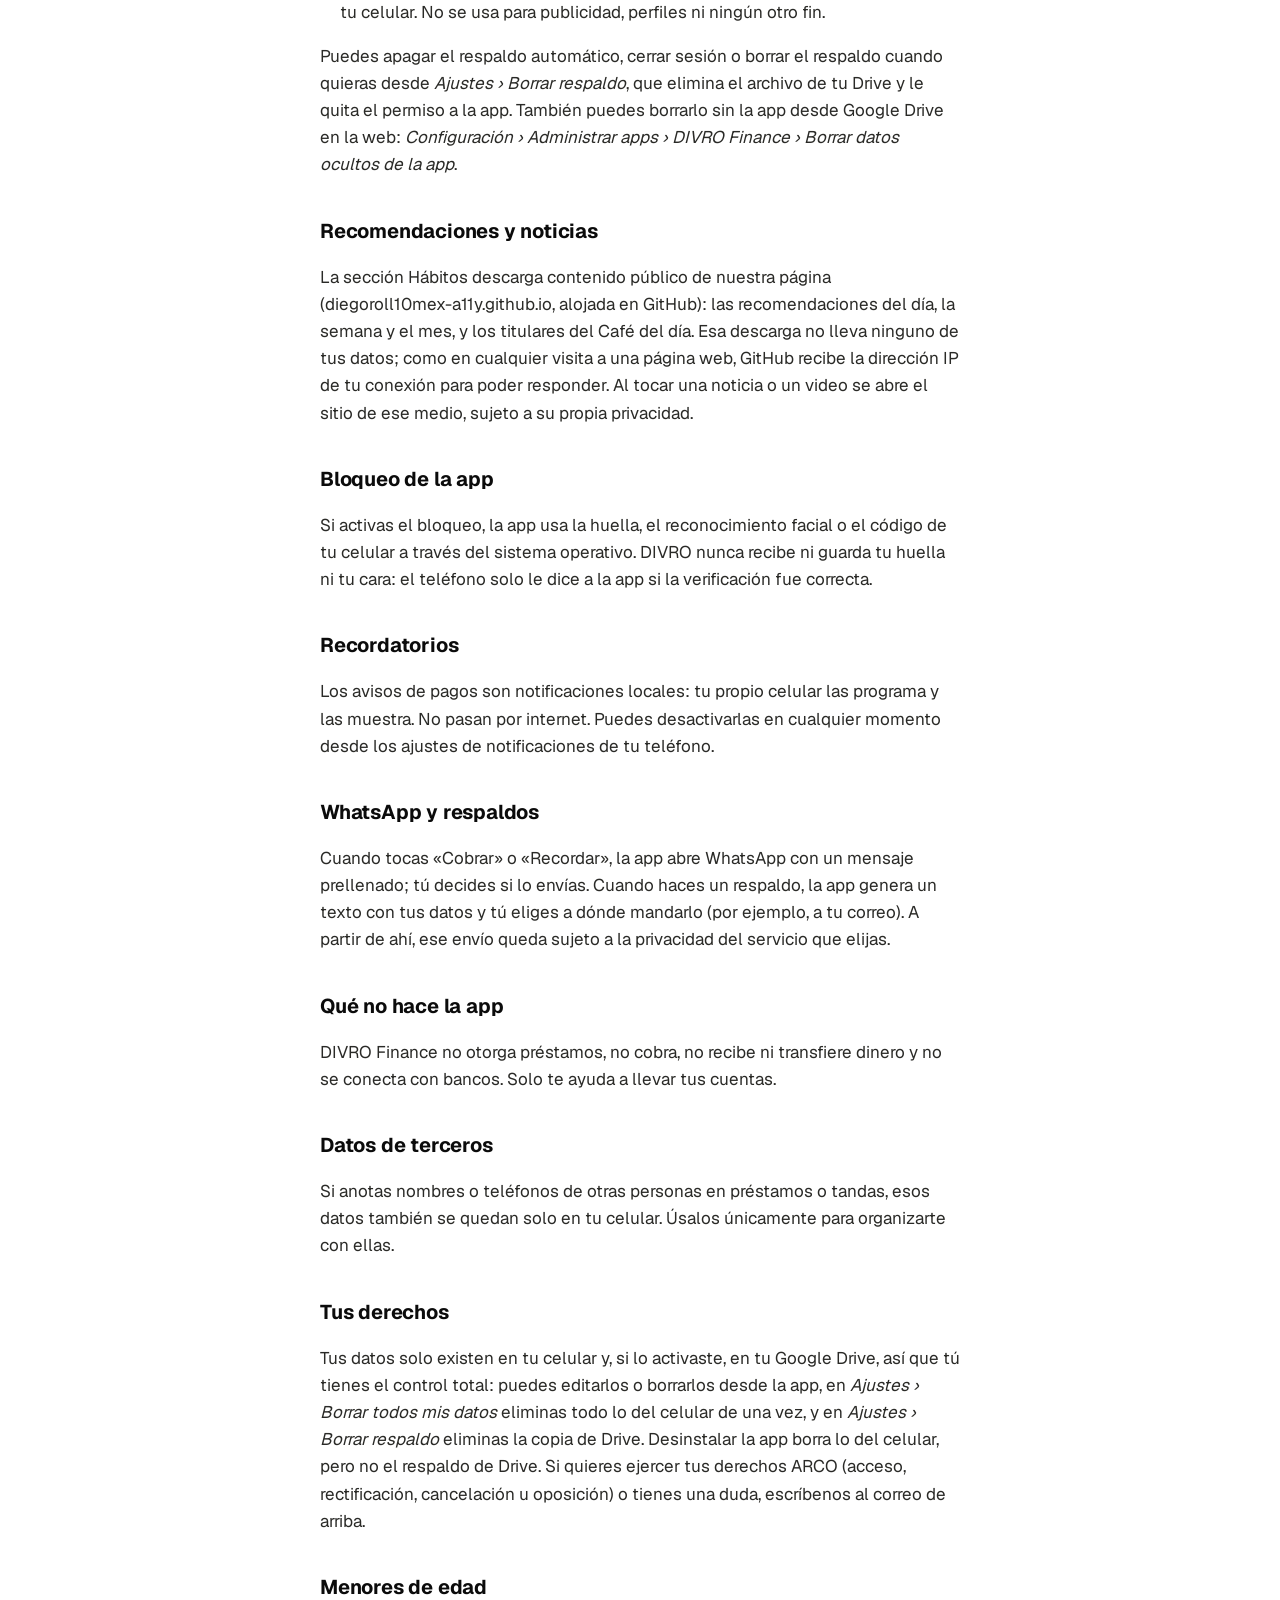
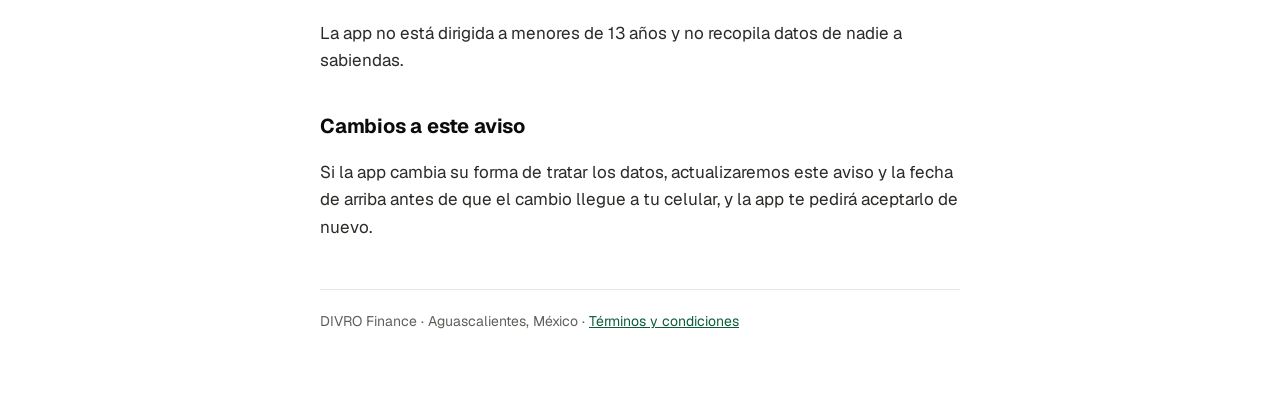
<file: privacidad-finanzas.html>
<!doctype html>
<html lang="es-MX">
<head>
  <meta charset="utf-8">
  <meta name="viewport" content="width=device-width, initial-scale=1">
  <title>Aviso de privacidad · DIVRO Finance</title>
  <meta name="description" content="Aviso de privacidad de la app DIVRO Finance: tus datos se guardan solo en tu celular.">
  <link rel="preload" href="fonts/geist-latin.woff2" as="font" type="font/woff2" crossorigin>
  <style>
    @font-face { font-family: Geist; src: url("fonts/geist-latin.woff2") format("woff2"); font-weight: 100 900; font-display: swap; }
    :root { --fondo: #FFFFFF; --texto: #0B0B0B; --suave: #5F5F5A; --linea: #E7E7E2; --verde: #0B5D3B; }
    * { box-sizing: border-box; }
    body { margin: 0; background: var(--fondo); color: var(--texto); font: 17px/1.6 Geist, -apple-system, "Segoe UI", Roboto, sans-serif; }
    main { max-width: 680px; margin: 0 auto; padding: 48px 20px 80px; }
    .marca { color: var(--verde); font-weight: 700; letter-spacing: .2em; font-size: 12px; }
    h1 { font-size: clamp(2rem, 6vw, 2.8rem); line-height: 1.08; letter-spacing: -.03em; margin: 8px 0 8px; text-wrap: balance; }
    .fecha { color: var(--suave); margin: 0 0 32px; }
    .resumen { border-left: 3px solid var(--verde); padding: 4px 0 4px 16px; margin: 0 0 40px; font-size: 18px; }
    h2 { font-size: 20px; letter-spacing: -.01em; margin: 36px 0 8px; }
    p, li { color: #2A2A27; }
    ul { padding-left: 20px; }
    a { color: var(--verde); }
    footer { border-top: 1px solid var(--linea); margin-top: 48px; padding-top: 20px; color: var(--suave); font-size: 14px; }
  </style>
</head>
<body>
<main>
  <div class="marca">DIVRO</div>
  <h1>Aviso de privacidad de DIVRO Finance</h1>
  <p class="fecha">Última actualización: 9 de octubre de 2026</p>

  <p class="resumen">En corto: DIVRO Finance no tiene servidores. Lo que anotas se queda en tu celular y, solo si tú entras con Google, se respalda en tu propio Google Drive. Nosotros no lo vemos.</p>

  <h2>Quién es responsable</h2>
  <p>El responsable del tratamiento de tus datos personales es <strong>DIVRO</strong>, marca de una persona física con residencia en Aguascalientes, México. Para cualquier duda sobre privacidad, para ejercer tus derechos o para pedir los datos de contacto completos del responsable, escribe a <a href="mailto:arxogrup@gmail.com">arxogrup@gmail.com</a> y te respondemos en un máximo de 20 días hábiles.</p>

  <h2>Qué datos usa la app</h2>
  <p>La app guarda únicamente lo que tú escribes en ella:</p>
  <ul>
    <li>Ingresos y gastos (monto, categoría, nota y fecha).</li>
    <li>Pagos fijos, como luz, agua, predial o seguros, con su monto y fecha.</li>
    <li>Tarjetas de crédito y débito: el nombre que les pongas y, en crédito, el límite y los días de corte y de pago. <strong>Nunca pedimos números de tarjeta, NIP ni claves bancarias.</strong></li>
    <li>Préstamos y tandas: nombres y, si tú lo agregas, el número de WhatsApp de las personas involucradas.</li>
  </ul>

  <h2>Dónde se guardan</h2>
  <p>Todo se guarda en el almacenamiento interno de tu celular. No se envía a ningún servidor de DIVRO, no usamos publicidad ni herramientas de analítica y no vendemos ni compartimos información con nadie. El único lugar fuera de tu celular al que pueden ir tus datos es tu propio Google Drive, y solo si tú lo activas (ver abajo).</p>
  <p>Si tienes activado el respaldo automático de tu teléfono (Google en Android o iCloud en iPhone), tu sistema puede incluir los datos de la app en ese respaldo, que se guarda en tu propia cuenta. DIVRO no tiene acceso a él.</p>

  <h2>Respaldo en Google Drive (opcional)</h2>
  <p>En <em>Ajustes</em> puedes entrar con tu cuenta de Google para que tus datos se respalden solos. Si lo haces:</p>
  <ul>
    <li>La app recibe de Google tu nombre y tu correo, solo para mostrarte con qué cuenta entraste. No los guardamos en ningún otro lado.</li>
    <li>La app pide un único permiso: una carpeta oculta dentro de tu Google Drive que solo usa DIVRO Finance. No puede ver, abrir ni modificar tus demás archivos de Drive.</li>
    <li>En esa carpeta se guarda un archivo con tus datos de la app (los mismos de la lista de arriba). Viaja cifrado por internet y queda en tu cuenta de Google, sujeto a la <a href="https://policies.google.com/privacy?hl=es">política de privacidad de Google</a>. DIVRO no tiene copia ni acceso a él.</li>
    <li>La finalidad es únicamente que no pierdas tu información si cambias o pierdes tu celular. No se usa para publicidad, perfiles ni ningún otro fin.</li>
  </ul>
  <p>Puedes apagar el respaldo automático, cerrar sesión o borrar el respaldo cuando quieras desde <em>Ajustes › Borrar respaldo</em>, que elimina el archivo de tu Drive y le quita el permiso a la app. También puedes borrarlo sin la app desde Google Drive en la web: <em>Configuración › Administrar apps › DIVRO Finance › Borrar datos ocultos de la app</em>.</p>

  <h2>Recomendaciones y noticias</h2>
  <p>La sección Hábitos descarga contenido público de nuestra página (diegoroll10mex-a11y.github.io, alojada en GitHub): las recomendaciones del día, la semana y el mes, y los titulares del Café del día. Esa descarga no lleva ninguno de tus datos; como en cualquier visita a una página web, GitHub recibe la dirección IP de tu conexión para poder responder. Al tocar una noticia o un video se abre el sitio de ese medio, sujeto a su propia privacidad.</p>

  <h2>Bloqueo de la app</h2>
  <p>Si activas el bloqueo, la app usa la huella, el reconocimiento facial o el código de tu celular a través del sistema operativo. DIVRO nunca recibe ni guarda tu huella ni tu cara: el teléfono solo le dice a la app si la verificación fue correcta.</p>

  <h2>Recordatorios</h2>
  <p>Los avisos de pagos son notificaciones locales: tu propio celular las programa y las muestra. No pasan por internet. Puedes desactivarlas en cualquier momento desde los ajustes de notificaciones de tu teléfono.</p>

  <h2>WhatsApp y respaldos</h2>
  <p>Cuando tocas «Cobrar» o «Recordar», la app abre WhatsApp con un mensaje prellenado; tú decides si lo envías. Cuando haces un respaldo, la app genera un texto con tus datos y tú eliges a dónde mandarlo (por ejemplo, a tu correo). A partir de ahí, ese envío queda sujeto a la privacidad del servicio que elijas.</p>

  <h2>Qué no hace la app</h2>
  <p>DIVRO Finance no otorga préstamos, no cobra, no recibe ni transfiere dinero y no se conecta con bancos. Solo te ayuda a llevar tus cuentas.</p>

  <h2>Datos de terceros</h2>
  <p>Si anotas nombres o teléfonos de otras personas en préstamos o tandas, esos datos también se quedan solo en tu celular. Úsalos únicamente para organizarte con ellas.</p>

  <h2>Tus derechos</h2>
  <p>Tus datos solo existen en tu celular y, si lo activaste, en tu Google Drive, así que tú tienes el control total: puedes editarlos o borrarlos desde la app, en <em>Ajustes › Borrar todos mis datos</em> eliminas todo lo del celular de una vez, y en <em>Ajustes › Borrar respaldo</em> eliminas la copia de Drive. Desinstalar la app borra lo del celular, pero no el respaldo de Drive. Si quieres ejercer tus derechos ARCO (acceso, rectificación, cancelación u oposición) o tienes una duda, escríbenos al correo de arriba.</p>

  <h2>Menores de edad</h2>
  <p>La app no está dirigida a menores de 13 años y no recopila datos de nadie a sabiendas.</p>

  <h2>Cambios a este aviso</h2>
  <p>Si la app cambia su forma de tratar los datos, actualizaremos este aviso y la fecha de arriba antes de que el cambio llegue a tu celular, y la app te pedirá aceptarlo de nuevo.</p>

  <footer>DIVRO Finance · Aguascalientes, México · <a href="terminos-finanzas.html">Términos y condiciones</a></footer>
</main>
</body>
</html>
</file>
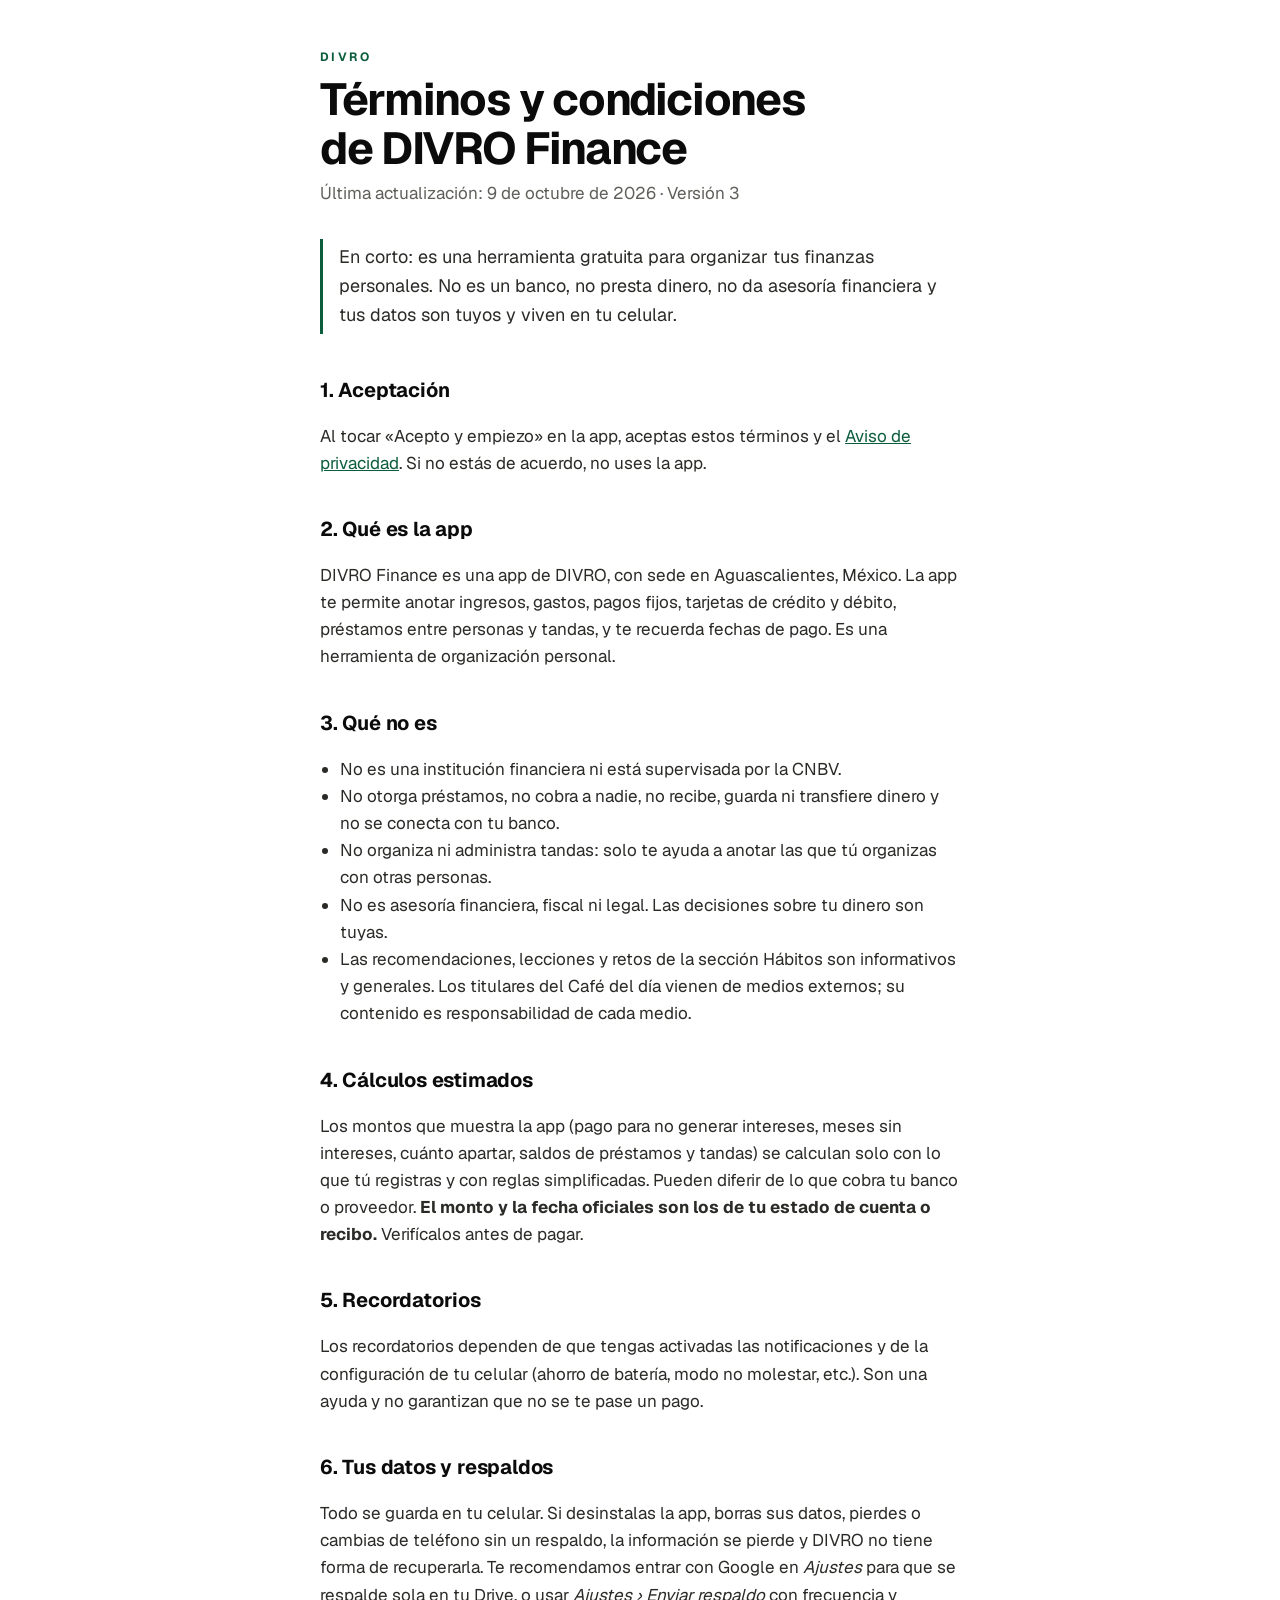
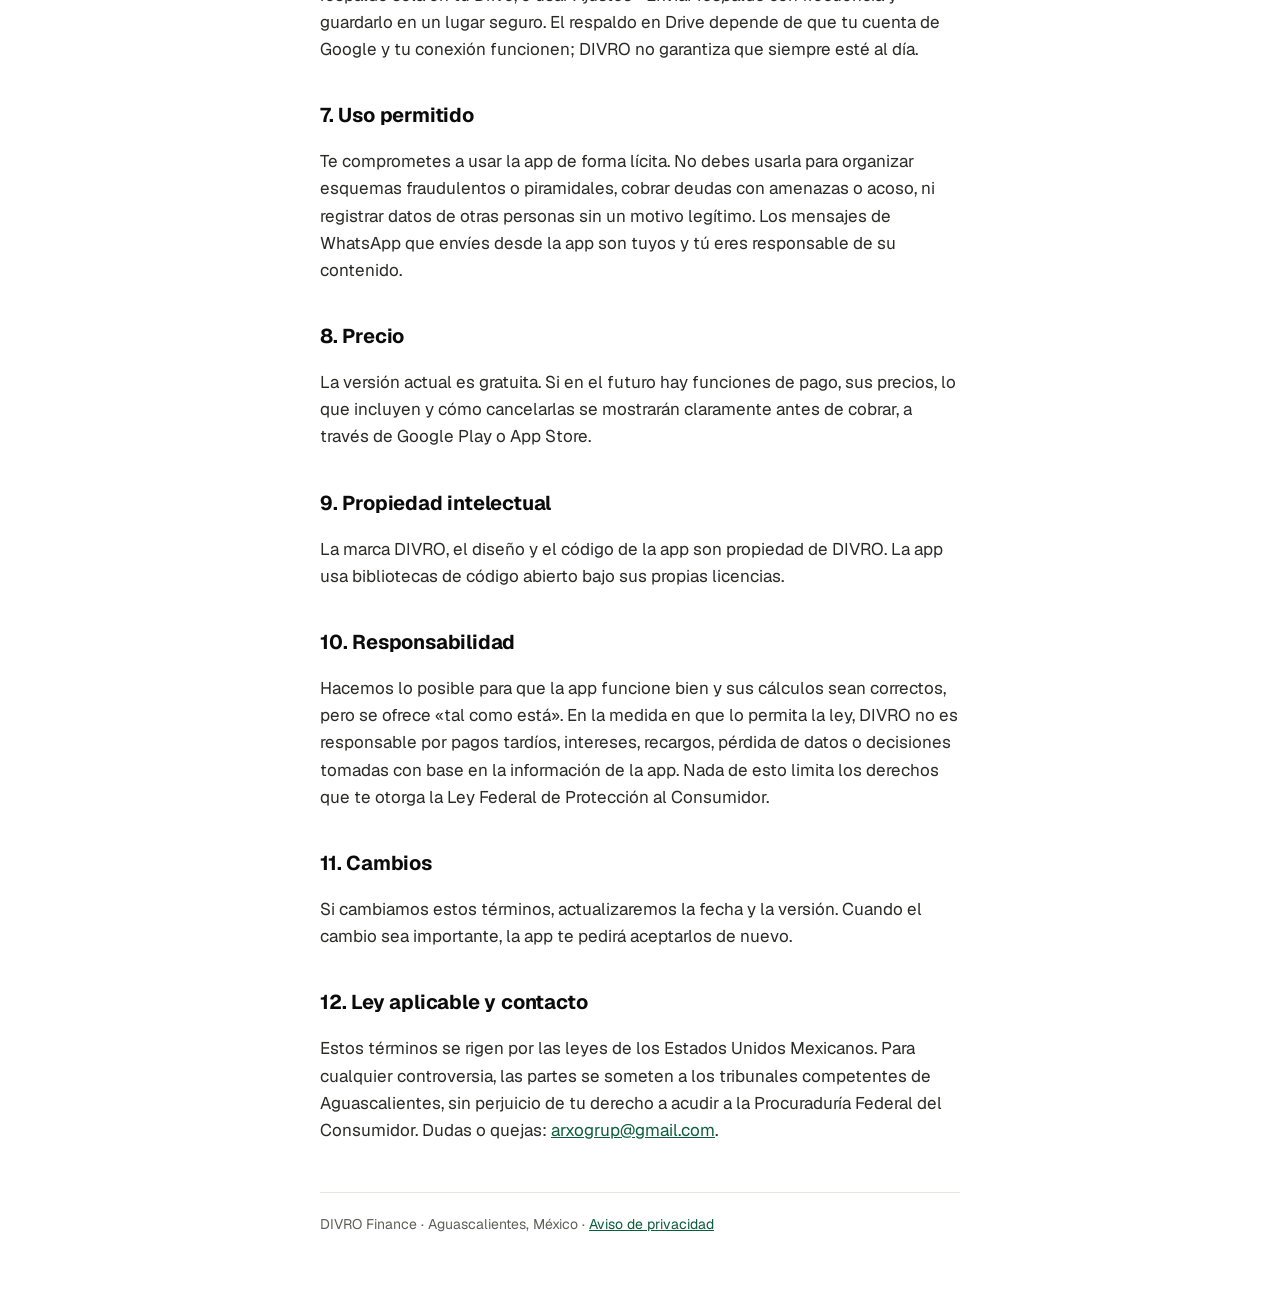
<file: terminos-finanzas.html>
<!doctype html>
<html lang="es-MX">
<head>
  <meta charset="utf-8">
  <meta name="viewport" content="width=device-width, initial-scale=1">
  <title>Términos y condiciones · DIVRO Finance</title>
  <meta name="description" content="Términos y condiciones de uso de la app DIVRO Finance.">
  <link rel="preload" href="fonts/geist-latin.woff2" as="font" type="font/woff2" crossorigin>
  <style>
    @font-face { font-family: Geist; src: url("fonts/geist-latin.woff2") format("woff2"); font-weight: 100 900; font-display: swap; }
    :root { --fondo: #FFFFFF; --texto: #0B0B0B; --suave: #5F5F5A; --linea: #E7E7E2; --verde: #0B5D3B; }
    * { box-sizing: border-box; }
    body { margin: 0; background: var(--fondo); color: var(--texto); font: 17px/1.6 Geist, -apple-system, "Segoe UI", Roboto, sans-serif; }
    main { max-width: 680px; margin: 0 auto; padding: 48px 20px 80px; }
    .marca { color: var(--verde); font-weight: 700; letter-spacing: .2em; font-size: 12px; }
    h1 { font-size: clamp(2rem, 6vw, 2.8rem); line-height: 1.08; letter-spacing: -.03em; margin: 8px 0 8px; text-wrap: balance; }
    .fecha { color: var(--suave); margin: 0 0 32px; }
    .resumen { border-left: 3px solid var(--verde); padding: 4px 0 4px 16px; margin: 0 0 40px; font-size: 18px; }
    h2 { font-size: 20px; letter-spacing: -.01em; margin: 36px 0 8px; }
    p, li { color: #2A2A27; }
    ul { padding-left: 20px; }
    a { color: var(--verde); }
    footer { border-top: 1px solid var(--linea); margin-top: 48px; padding-top: 20px; color: var(--suave); font-size: 14px; }
  </style>
</head>
<body>
<main>
  <div class="marca">DIVRO</div>
  <h1>Términos y condiciones de DIVRO Finance</h1>
  <p class="fecha">Última actualización: 9 de octubre de 2026 · Versión 3</p>

  <p class="resumen">En corto: es una herramienta gratuita para organizar tus finanzas personales. No es un banco, no presta dinero, no da asesoría financiera y tus datos son tuyos y viven en tu celular.</p>

  <h2>1. Aceptación</h2>
  <p>Al tocar «Acepto y empiezo» en la app, aceptas estos términos y el <a href="privacidad-finanzas.html">Aviso de privacidad</a>. Si no estás de acuerdo, no uses la app.</p>

  <h2>2. Qué es la app</h2>
  <p>DIVRO Finance es una app de DIVRO, con sede en Aguascalientes, México. La app te permite anotar ingresos, gastos, pagos fijos, tarjetas de crédito y débito, préstamos entre personas y tandas, y te recuerda fechas de pago. Es una herramienta de organización personal.</p>

  <h2>3. Qué no es</h2>
  <ul>
    <li>No es una institución financiera ni está supervisada por la CNBV.</li>
    <li>No otorga préstamos, no cobra a nadie, no recibe, guarda ni transfiere dinero y no se conecta con tu banco.</li>
    <li>No organiza ni administra tandas: solo te ayuda a anotar las que tú organizas con otras personas.</li>
    <li>No es asesoría financiera, fiscal ni legal. Las decisiones sobre tu dinero son tuyas.</li>
    <li>Las recomendaciones, lecciones y retos de la sección Hábitos son informativos y generales. Los titulares del Café del día vienen de medios externos; su contenido es responsabilidad de cada medio.</li>
  </ul>

  <h2>4. Cálculos estimados</h2>
  <p>Los montos que muestra la app (pago para no generar intereses, meses sin intereses, cuánto apartar, saldos de préstamos y tandas) se calculan solo con lo que tú registras y con reglas simplificadas. Pueden diferir de lo que cobra tu banco o proveedor. <strong>El monto y la fecha oficiales son los de tu estado de cuenta o recibo.</strong> Verifícalos antes de pagar.</p>

  <h2>5. Recordatorios</h2>
  <p>Los recordatorios dependen de que tengas activadas las notificaciones y de la configuración de tu celular (ahorro de batería, modo no molestar, etc.). Son una ayuda y no garantizan que no se te pase un pago.</p>

  <h2>6. Tus datos y respaldos</h2>
  <p>Todo se guarda en tu celular. Si desinstalas la app, borras sus datos, pierdes o cambias de teléfono sin un respaldo, la información se pierde y DIVRO no tiene forma de recuperarla. Te recomendamos entrar con Google en <em>Ajustes</em> para que se respalde sola en tu Drive, o usar <em>Ajustes › Enviar respaldo</em> con frecuencia y guardarlo en un lugar seguro. El respaldo en Drive depende de que tu cuenta de Google y tu conexión funcionen; DIVRO no garantiza que siempre esté al día.</p>

  <h2>7. Uso permitido</h2>
  <p>Te comprometes a usar la app de forma lícita. No debes usarla para organizar esquemas fraudulentos o piramidales, cobrar deudas con amenazas o acoso, ni registrar datos de otras personas sin un motivo legítimo. Los mensajes de WhatsApp que envíes desde la app son tuyos y tú eres responsable de su contenido.</p>

  <h2>8. Precio</h2>
  <p>La versión actual es gratuita. Si en el futuro hay funciones de pago, sus precios, lo que incluyen y cómo cancelarlas se mostrarán claramente antes de cobrar, a través de Google Play o App Store.</p>

  <h2>9. Propiedad intelectual</h2>
  <p>La marca DIVRO, el diseño y el código de la app son propiedad de DIVRO. La app usa bibliotecas de código abierto bajo sus propias licencias.</p>

  <h2>10. Responsabilidad</h2>
  <p>Hacemos lo posible para que la app funcione bien y sus cálculos sean correctos, pero se ofrece «tal como está». En la medida en que lo permita la ley, DIVRO no es responsable por pagos tardíos, intereses, recargos, pérdida de datos o decisiones tomadas con base en la información de la app. Nada de esto limita los derechos que te otorga la Ley Federal de Protección al Consumidor.</p>

  <h2>11. Cambios</h2>
  <p>Si cambiamos estos términos, actualizaremos la fecha y la versión. Cuando el cambio sea importante, la app te pedirá aceptarlos de nuevo.</p>

  <h2>12. Ley aplicable y contacto</h2>
  <p>Estos términos se rigen por las leyes de los Estados Unidos Mexicanos. Para cualquier controversia, las partes se someten a los tribunales competentes de Aguascalientes, sin perjuicio de tu derecho a acudir a la Procuraduría Federal del Consumidor. Dudas o quejas: <a href="mailto:arxogrup@gmail.com">arxogrup@gmail.com</a>.</p>

  <footer>DIVRO Finance · Aguascalientes, México · <a href="privacidad-finanzas.html">Aviso de privacidad</a></footer>
</main>
</body>
</html>
</file>
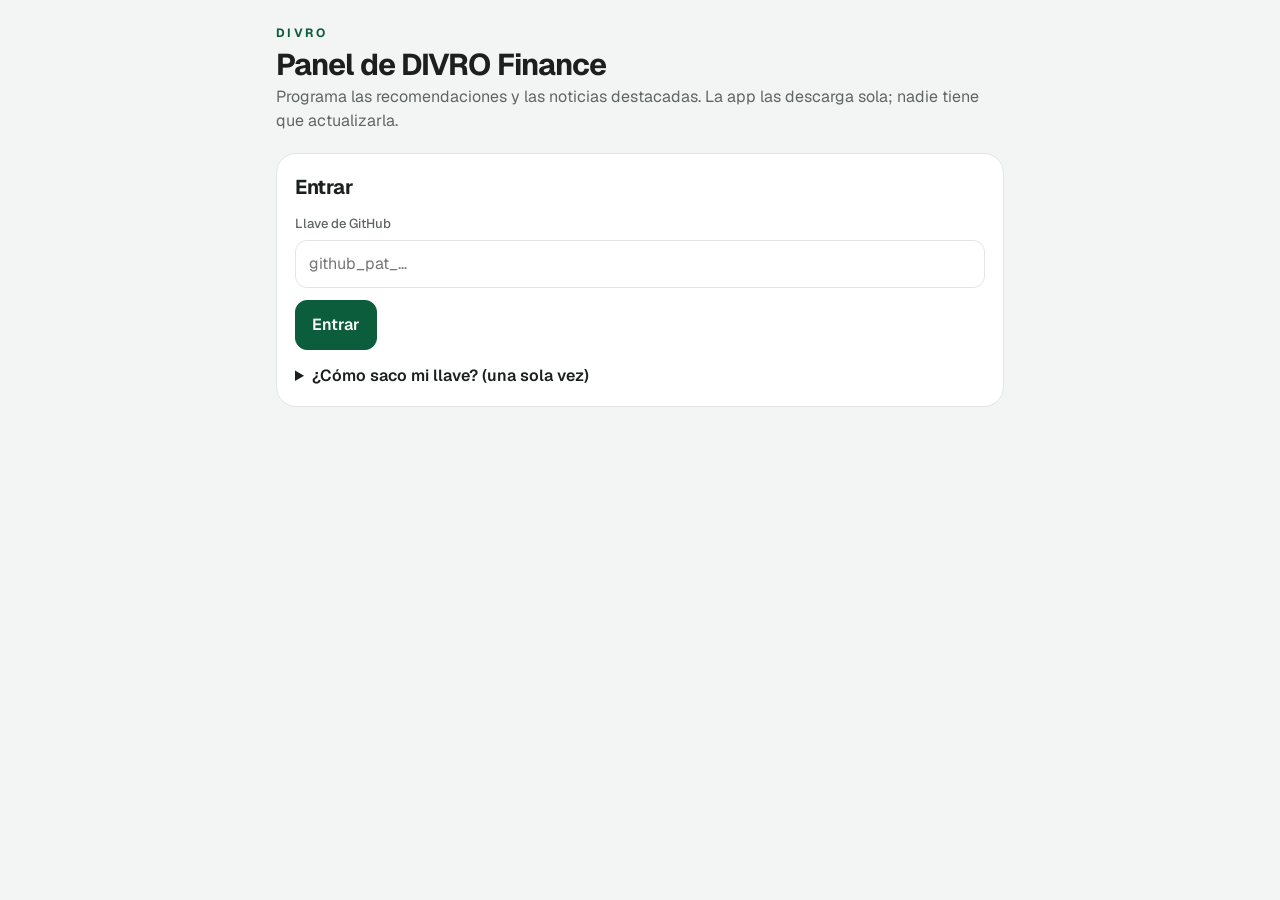
<file: finance/admin.html>
<!doctype html>
<html lang="es">
<head>
  <meta charset="utf-8">
  <meta name="viewport" content="width=device-width, initial-scale=1">
  <meta name="robots" content="noindex, nofollow">
  <title>Panel · DIVRO Finance</title>
  <style>
    @font-face { font-family: Geist; src: url("../fonts/geist-latin.woff2") format("woff2"); font-weight: 100 900; font-display: swap; }
    :root {
      --fondo: #F3F5F4; --tarjeta: #FFFFFF; --superficie: #EBEFED; --texto: #1B1F1D; --suave: #5F6762; --linea: #E1E6E3;
      --verde: #0B5D3B; --verde-suave: #E8F2EC; --verde-claro: #C9E0D3; --rojo: #A33A2A; --rojo-suave: #F7E6E2;
    }
    * { box-sizing: border-box; }
    body { margin: 0; background: var(--fondo); color: var(--texto); font: 16px/1.5 Geist, -apple-system, "Segoe UI", Roboto, sans-serif; -webkit-font-smoothing: antialiased; }
    main { max-width: 760px; margin: 0 auto; padding: 24px 16px 96px; }
    .marca { color: var(--verde); font-weight: 700; letter-spacing: .2em; font-size: 12px; }
    h1 { font-size: 30px; line-height: 1.1; letter-spacing: -.03em; margin: 6px 0 4px; }
    h2 { font-size: 20px; letter-spacing: -.02em; margin: 0 0 12px; }
    .sub { color: var(--suave); margin: 0 0 20px; }
    .caja { background: var(--tarjeta); border: 1px solid var(--linea); border-radius: 20px; padding: 18px; margin-bottom: 14px; }
    label { display: block; font-size: 13px; font-weight: 500; color: var(--suave); margin: 0 0 6px; }
    input, select, textarea { width: 100%; font: inherit; color: var(--texto); background: var(--tarjeta); border: 1px solid var(--linea); border-radius: 12px; padding: 11px 13px; margin-bottom: 12px; }
    input:focus, select:focus, textarea:focus { outline: 2px solid var(--verde); outline-offset: -1px; border-color: transparent; }
    textarea { min-height: 96px; resize: vertical; }
    .fila { display: flex; gap: 10px; } .fila > * { flex: 1; min-width: 0; }
    button { font: inherit; font-weight: 600; border-radius: 12px; padding: 12px 16px; border: 1px solid var(--linea); background: var(--tarjeta); color: var(--texto); cursor: pointer; transition: transform .12s cubic-bezier(.23,1,.32,1), background .15s; }
    button:active { transform: scale(.97); }
    button.primario { background: var(--verde); border-color: var(--verde); color: #fff; }
    button.peligro { color: var(--rojo); }
    button:disabled { opacity: .5; cursor: default; }
    .segmentos { display: flex; background: var(--superficie); border-radius: 12px; padding: 4px; margin-bottom: 14px; }
    .segmentos button { flex: 1; border: 0; background: transparent; padding: 9px; font-weight: 500; color: var(--suave); }
    .segmentos button[aria-pressed="true"] { background: var(--tarjeta); color: var(--texto); font-weight: 600; box-shadow: 0 1px 4px rgb(0 0 0 / .06); }
    .dia { display: grid; grid-template-columns: 74px 1fr auto; gap: 12px; align-items: center; padding: 12px 0; border-bottom: 1px solid var(--linea); }
    .dia:last-child { border-bottom: 0; }
    .fecha { font-variant-numeric: tabular-nums; text-align: center; background: var(--superficie); border-radius: 12px; padding: 6px 4px; line-height: 1.15; }
    .fecha b { display: block; font-size: 20px; } .fecha span { font-size: 12px; color: var(--suave); }
    .vacio .titulo { color: var(--suave); font-style: italic; }
    .chip { display: inline-block; font-size: 12px; font-weight: 600; padding: 2px 9px; border-radius: 999px; background: var(--verde-suave); color: var(--verde); margin-bottom: 3px; }
    .titulo { font-weight: 600; } .texto { color: var(--suave); font-size: 14px; display: -webkit-box; -webkit-line-clamp: 2; -webkit-box-orient: vertical; overflow: hidden; }
    .acciones { display: flex; gap: 6px; } .acciones button { padding: 8px 10px; font-size: 14px; }
    @media (max-width: 480px) { .acciones { flex-direction: column; } }
    .barra { position: fixed; left: 0; right: 0; bottom: 0; background: rgb(255 255 255 / .92); backdrop-filter: blur(12px); border-top: 1px solid var(--linea); padding: 12px 16px calc(12px + env(safe-area-inset-bottom)); }
    .barra div { max-width: 760px; margin: 0 auto; display: flex; gap: 10px; align-items: center; }
    .barra p { flex: 1; margin: 0; font-size: 14px; color: var(--suave); }
    .aviso { padding: 12px 14px; border-radius: 12px; background: var(--verde-suave); color: var(--verde); font-size: 14px; margin-bottom: 14px; }
    .aviso.error { background: var(--rojo-suave); color: var(--rojo); }
    .oculto { display: none !important; }
    ol { padding-left: 20px; color: var(--suave); } ol li { margin-bottom: 6px; }
    a { color: var(--verde); }
    .cobertura { display: flex; gap: 3px; flex-wrap: wrap; margin: 4px 0 2px; }
    .cobertura i { width: 14px; height: 14px; border-radius: 4px; background: var(--superficie); }
    .cobertura i.lleno { background: var(--verde); }
  </style>
</head>
<body>
<main>
  <div class="marca">DIVRO</div>
  <h1>Panel de DIVRO Finance</h1>
  <p class="sub">Programa las recomendaciones y las noticias destacadas. La app las descarga sola; nadie tiene que actualizarla.</p>

  <!-- Entrar -->
  <section id="entrar" class="caja">
    <h2>Entrar</h2>
    <label for="llave">Llave de GitHub</label>
    <input id="llave" type="password" autocomplete="off" placeholder="github_pat_…">
    <button class="primario" id="btnEntrar">Entrar</button>
    <details style="margin-top:14px">
      <summary style="cursor:pointer;font-weight:600">¿Cómo saco mi llave? (una sola vez)</summary>
      <ol style="margin-top:10px">
        <li>Entra a <a href="https://github.com/settings/personal-access-tokens/new" target="_blank" rel="noopener">github.com › Settings › Fine-grained tokens › Generate new token</a>.</li>
        <li>Nombre: «Panel DIVRO Finance». Expiración: 1 año.</li>
        <li>En <b>Repository access</b> elige <b>Only select repositories</b> y marca <b>arxo-web</b>.</li>
        <li>En <b>Permissions › Repository permissions › Contents</b> elige <b>Read and write</b>.</li>
        <li>Toca <b>Generate token</b>, cópialo y pégalo arriba. Se guarda solo en este navegador.</li>
      </ol>
    </details>
  </section>

  <section id="panel" class="oculto">
    <div id="estado" class="aviso oculto" role="status"></div>

    <div class="segmentos" role="group" aria-label="Vista">
      <button data-vista="dia" aria-pressed="true">Día</button>
      <button data-vista="semana" aria-pressed="false">Semana</button>
      <button data-vista="mes" aria-pressed="false">Mes</button>
      <button data-vista="noticias" aria-pressed="false">Noticias</button>
    </div>

    <div class="caja" id="resumen"></div>

    <div class="caja">
      <div style="display:flex;justify-content:space-between;align-items:center;margin-bottom:8px">
        <h2 id="tituloLista" style="margin:0">Calendario</h2>
        <button class="primario" id="btnNueva">+ Agregar</button>
      </div>
      <div id="lista"></div>
    </div>

    <!-- Formulario -->
    <div class="caja oculto" id="form">
      <h2 id="tituloForm">Nueva recomendación</h2>
      <div id="camposRec">
        <div class="fila">
          <div><label for="fFecha" id="lblFecha">Día</label><input id="fFecha" type="date"></div>
          <div><label for="fTipo">Tipo</label>
            <select id="fTipo">
              <option value="consejo">Consejo</option><option value="video">Video</option><option value="libro">Libro</option>
              <option value="articulo">Artículo</option><option value="reto">Reto</option>
            </select>
          </div>
        </div>
        <label for="fTitulo">Título</label><input id="fTitulo" maxlength="120" placeholder="Ej. Cómo leer tu estado de cuenta">
        <label for="fTexto">Texto</label><textarea id="fTexto" maxlength="1200" placeholder="Lo que verá la gente al abrirla. Corto y claro."></textarea>
        <label for="fUrl">Enlace (opcional: video de YouTube, libro, artículo)</label><input id="fUrl" type="url" placeholder="https://…">
      </div>
      <div id="camposNot" class="oculto">
        <div class="fila">
          <div><label for="nFecha">Día en que se muestra</label><input id="nFecha" type="date"></div>
          <div><label for="nFuente">Medio</label><input id="nFuente" maxlength="60" placeholder="El Economista"></div>
        </div>
        <label for="nTitulo">Titular</label><input id="nTitulo" maxlength="200">
        <label for="nUrl">Enlace a la nota</label><input id="nUrl" type="url" placeholder="https://…">
      </div>
      <div class="fila" style="margin-top:4px">
        <button id="btnCancelar">Cancelar</button>
        <button class="primario" id="btnGuardar">Guardar</button>
      </div>
    </div>
  </section>
</main>

<div class="barra oculto" id="barra">
  <div>
    <p id="pendientes">Sin cambios por publicar</p>
    <button id="btnSalir">Salir</button>
    <button class="primario" id="btnPublicar" disabled>Publicar</button>
  </div>
</div>

<script>
(() => {
  const DUENO = 'diegoroll10mex-a11y', REPO = 'arxo-web', RUTA = 'finance/contenido.json', RAMA = 'main';
  const API = `https://api.github.com/repos/${DUENO}/${REPO}/contents/${RUTA}`;
  const TIPOS = { consejo: 'Consejo', video: 'Video', libro: 'Libro', articulo: 'Artículo', reto: 'Reto' };
  const MESES = ['ene', 'feb', 'mar', 'abr', 'may', 'jun', 'jul', 'ago', 'sep', 'oct', 'nov', 'dic'];
  const MESES_L = ['enero', 'febrero', 'marzo', 'abril', 'mayo', 'junio', 'julio', 'agosto', 'septiembre', 'octubre', 'noviembre', 'diciembre'];
  const DIAS = ['dom', 'lun', 'mar', 'mié', 'jue', 'vie', 'sáb'];
  const $ = (id) => document.getElementById(id);

  let llave = null, sha = null, datos = { version: 1, actualizado: null, recomendaciones: [], noticias: [] };
  let vista = 'dia', editando = null, cambios = 0;

  // ---------- Fechas ----------
  const pad = (n) => String(n).padStart(2, '0');
  const iso = (d) => `${d.getFullYear()}-${pad(d.getMonth() + 1)}-${pad(d.getDate())}`;
  const leer = (s) => { const [y, m, d] = s.split('-').map(Number); return new Date(y, m - 1, d); };
  const hoy = () => { const d = new Date(); return new Date(d.getFullYear(), d.getMonth(), d.getDate()); };
  const lunes = (d) => { const x = new Date(d); x.setDate(x.getDate() - ((x.getDay() + 6) % 7)); return x; };
  const sumar = (d, n) => { const x = new Date(d); x.setDate(x.getDate() + n); return x; };
  // Cada periodo arranca en un día fijo: el día, el lunes o el día 1.
  const inicio = (periodo, d) => periodo === 'semana' ? lunes(d) : periodo === 'mes' ? new Date(d.getFullYear(), d.getMonth(), 1) : d;
  const ranuras = (periodo) => {
    const h = hoy();
    if (periodo === 'dia') return Array.from({ length: 30 }, (_, i) => sumar(h, i));
    if (periodo === 'semana') return Array.from({ length: 12 }, (_, i) => sumar(lunes(h), i * 7));
    return Array.from({ length: 6 }, (_, i) => new Date(h.getFullYear(), h.getMonth() + i, 1));
  };
  const etiquetaFecha = (periodo, d) => {
    if (periodo === 'mes') return `<b>${MESES[d.getMonth()]}</b><span>${d.getFullYear()}</span>`;
    if (periodo === 'semana') { const f = sumar(d, 6); return `<b>${d.getDate()}</b><span>${MESES[d.getMonth()]} – ${f.getDate()} ${MESES[f.getMonth()]}</span>`; }
    return `<b>${d.getDate()}</b><span>${DIAS[d.getDay()]} ${MESES[d.getMonth()]}</span>`;
  };

  // ---------- Texto en base64 con acentos ----------
  const aBase64 = (s) => { const b = new TextEncoder().encode(s); let t = ''; b.forEach((x) => (t += String.fromCharCode(x))); return btoa(t); };
  const deBase64 = (s) => new TextDecoder().decode(Uint8Array.from(atob(s.replace(/\n/g, '')), (c) => c.charCodeAt(0)));

  function aviso(texto, error = false) {
    const e = $('estado');
    e.textContent = texto; e.classList.toggle('error', error); e.classList.remove('oculto');
    clearTimeout(aviso.t); if (!error) aviso.t = setTimeout(() => e.classList.add('oculto'), 4000);
  }

  async function gh(metodo, cuerpo) {
    const r = await fetch(metodo === 'GET' ? `${API}?ref=${RAMA}&t=${Date.now()}` : API, {
      method: metodo,
      headers: { Authorization: `Bearer ${llave}`, Accept: 'application/vnd.github+json', 'X-GitHub-Api-Version': '2022-11-28' },
      body: cuerpo ? JSON.stringify(cuerpo) : undefined,
    });
    if (r.status === 401 || r.status === 403) throw new Error('La llave no es válida o no tiene permiso de escritura en arxo-web.');
    if (r.status === 409) throw new Error('Alguien cambió el contenido mientras editabas. Recarga la página.');
    if (!r.ok && !(metodo === 'GET' && r.status === 404)) throw new Error(`GitHub respondió ${r.status}.`);
    return r.status === 404 ? null : r.json();
  }

  async function cargar() {
    const r = await gh('GET');
    if (r) {
      sha = r.sha;
      const x = JSON.parse(deBase64(r.content));
      datos = { version: 1, actualizado: x.actualizado ?? null, recomendaciones: x.recomendaciones ?? [], noticias: x.noticias ?? [] };
    }
    cambios = 0; pintar();
  }

  async function entrar() {
    llave = $('llave').value.trim() || llave;
    if (!llave) return;
    $('btnEntrar').disabled = true;
    try {
      await cargar();
      try { localStorage.setItem('arxo-panel-llave', llave); } catch {}
      $('entrar').classList.add('oculto'); $('panel').classList.remove('oculto'); $('barra').classList.remove('oculto');
    } catch (err) {
      llave = null; alert(err.message);
    } finally { $('btnEntrar').disabled = false; }
  }

  async function publicar() {
    $('btnPublicar').disabled = true;
    try {
      datos.actualizado = new Date().toISOString();
      datos.recomendaciones.sort((a, b) => (a.desde < b.desde ? -1 : 1));
      datos.noticias.sort((a, b) => (a.fecha < b.fecha ? -1 : 1));
      const r = await gh('PUT', {
        message: `Panel: ${cambios} ${cambios === 1 ? 'cambio' : 'cambios'} en contenido de DIVRO Finance`,
        content: aBase64(JSON.stringify(datos, null, 2) + '\n'),
        branch: RAMA,
        ...(sha ? { sha } : {}),
      });
      sha = r.content.sha; cambios = 0; pintar();
      aviso('Publicado. La app lo verá en unos minutos.');
    } catch (err) { aviso(err.message, true); $('btnPublicar').disabled = false; }
  }

  // ---------- Pintar ----------
  function nodo(html) { const t = document.createElement('template'); t.innerHTML = html.trim(); return t.content.firstChild; }
  const txt = (s) => { const d = document.createElement('div'); d.textContent = s ?? ''; return d.innerHTML; };

  function pintar() {
    document.querySelectorAll('[data-vista]').forEach((b) => b.setAttribute('aria-pressed', String(b.dataset.vista === vista)));
    $('pendientes').textContent = cambios ? `${cambios} ${cambios === 1 ? 'cambio' : 'cambios'} sin publicar` : 'Sin cambios por publicar';
    $('btnPublicar').disabled = !cambios;
    const lista = $('lista'); lista.innerHTML = '';
    const resumen = $('resumen');

    if (vista === 'noticias') {
      $('tituloLista').textContent = 'Noticias destacadas';
      resumen.innerHTML = '<h2>Café del día</h2><p class="sub" style="margin:0">Los titulares se juntan solos dos veces al día. Aquí agregas notas destacadas que aparecen hasta arriba el día que elijas.</p>';
      const notas = [...datos.noticias].sort((a, b) => (a.fecha < b.fecha ? 1 : -1));
      if (!notas.length) lista.append(nodo('<p class="sub" style="margin:8px 0 0">Todavía no hay noticias destacadas.</p>'));
      notas.forEach((n) => {
        const d = leer(n.fecha.slice(0, 10));
        const fila = nodo(`<div class="dia"><div class="fecha">${etiquetaFecha('dia', d)}</div><div><span class="chip">${txt(n.fuente || 'Nota')}</span><div class="titulo">${txt(n.titulo)}</div></div><div class="acciones"><button>Editar</button><button class="peligro">Borrar</button></div></div>`);
        const [ed, bo] = fila.querySelectorAll('button');
        ed.onclick = () => abrirForm(n); bo.onclick = () => { if (confirm('¿Borrar esta noticia?')) { datos.noticias = datos.noticias.filter((x) => x !== n); cambios++; pintar(); } };
        lista.append(fila);
      });
      return;
    }

    const nombre = { dia: 'Recomendación del día', semana: 'Recomendación de la semana', mes: 'Reto o recomendación del mes' }[vista];
    $('tituloLista').textContent = vista === 'dia' ? 'Próximos 30 días' : vista === 'semana' ? 'Próximas 12 semanas' : 'Próximos 6 meses';
    const slots = ranuras(vista);
    const programada = (d) => datos.recomendaciones.find((r) => r.periodo === vista && r.desde === iso(d));
    const llenos = slots.filter(programada).length;
    resumen.innerHTML = `<h2>${nombre}</h2><p class="sub" style="margin:0 0 8px">${llenos} de ${slots.length} programadas. Donde no hay nada, la app muestra un contenido de respaldo.</p><div class="cobertura">${slots.map((d) => `<i class="${programada(d) ? 'lleno' : ''}" title="${iso(d)}"></i>`).join('')}</div>`;

    slots.forEach((d) => {
      const r = programada(d);
      const fila = nodo(r
        ? `<div class="dia"><div class="fecha">${etiquetaFecha(vista, d)}</div><div><span class="chip">${TIPOS[r.tipo] ?? 'Consejo'}</span><div class="titulo">${txt(r.titulo)}</div><div class="texto">${txt(r.texto)}</div></div><div class="acciones"><button>Editar</button><button class="peligro">Borrar</button></div></div>`
        : `<div class="dia vacio"><div class="fecha">${etiquetaFecha(vista, d)}</div><div class="titulo">Sin programar</div><div class="acciones"><button>Agregar</button></div></div>`);
      const botones = fila.querySelectorAll('button');
      if (r) {
        botones[0].onclick = () => abrirForm(r);
        botones[1].onclick = () => { if (confirm('¿Borrar esta recomendación?')) { datos.recomendaciones = datos.recomendaciones.filter((x) => x !== r); cambios++; pintar(); } };
      } else botones[0].onclick = () => abrirForm(null, d);
      lista.append(fila);
    });
    // Las que ya pasaron se guardan, pero no se listan.
  }

  function abrirForm(item, fecha) {
    editando = item;
    const noticia = vista === 'noticias';
    $('camposRec').classList.toggle('oculto', noticia);
    $('camposNot').classList.toggle('oculto', !noticia);
    if (noticia) {
      $('tituloForm').textContent = item ? 'Editar noticia' : 'Nueva noticia destacada';
      $('nFecha').value = item ? item.fecha.slice(0, 10) : iso(hoy());
      $('nFuente').value = item?.fuente ?? ''; $('nTitulo').value = item?.titulo ?? ''; $('nUrl').value = item?.url ?? '';
    } else {
      $('tituloForm').textContent = item ? 'Editar recomendación' : 'Nueva recomendación';
      $('lblFecha').textContent = vista === 'dia' ? 'Día' : vista === 'semana' ? 'Semana (cualquier día; se ajusta al lunes)' : 'Mes (cualquier día; se ajusta al día 1)';
      $('fFecha').value = item ? item.desde : iso(fecha ?? inicio(vista, hoy()));
      $('fTipo').value = item?.tipo ?? (vista === 'mes' ? 'reto' : 'consejo');
      $('fTitulo').value = item?.titulo ?? ''; $('fTexto').value = item?.texto ?? ''; $('fUrl').value = item?.url ?? '';
    }
    $('form').classList.remove('oculto');
    $('form').scrollIntoView({ behavior: 'smooth', block: 'start' });
  }

  function guardar() {
    const url = (v) => v.trim();
    if (vista === 'noticias') {
      const n = { fecha: $('nFecha').value, fuente: $('nFuente').value.trim(), titulo: $('nTitulo').value.trim(), url: url($('nUrl').value) };
      if (!n.fecha || !n.titulo) return alert('Falta el día o el titular.');
      if (!/^https:\/\//.test(n.url)) return alert('El enlace debe empezar con https://');
      if (editando) Object.assign(editando, n); else datos.noticias.push(n);
    } else {
      if (!$('fFecha').value) return alert('Elige la fecha.');
      const desde = iso(inicio(vista, leer($('fFecha').value)));
      const r = { periodo: vista, desde, tipo: $('fTipo').value, titulo: $('fTitulo').value.trim(), texto: $('fTexto').value.trim() };
      const u = url($('fUrl').value);
      if (!r.titulo) return alert('Falta el título.');
      if (u && !/^https:\/\//.test(u)) return alert('El enlace debe empezar con https://');
      if (u) r.url = u;
      const choca = datos.recomendaciones.find((x) => x !== editando && x.periodo === vista && x.desde === desde);
      if (choca && !confirm(`Ya hay una programada para esa fecha («${choca.titulo}»). ¿Reemplazarla?`)) return;
      datos.recomendaciones = datos.recomendaciones.filter((x) => x !== choca);
      if (editando) Object.assign(editando, r); else datos.recomendaciones.push({ id: `${vista}-${desde}`, ...r });
      if (editando) editando.id = `${vista}-${desde}`;
    }
    cambios++; editando = null;
    $('form').classList.add('oculto'); pintar();
    aviso('Guardado. Toca «Publicar» para que llegue a la app.');
  }

  document.querySelectorAll('[data-vista]').forEach((b) => (b.onclick = () => { vista = b.dataset.vista; $('form').classList.add('oculto'); pintar(); }));
  $('btnEntrar').onclick = entrar;
  $('llave').onkeydown = (e) => e.key === 'Enter' && entrar();
  $('btnNueva').onclick = () => abrirForm(null);
  $('btnCancelar').onclick = () => { editando = null; $('form').classList.add('oculto'); };
  $('btnGuardar').onclick = guardar;
  $('btnPublicar').onclick = publicar;
  $('btnSalir').onclick = () => {
    if (cambios && !confirm('Tienes cambios sin publicar. ¿Salir de todos modos?')) return;
    try { localStorage.removeItem('arxo-panel-llave'); } catch {}
    location.reload();
  };
  window.addEventListener('beforeunload', (e) => { if (cambios) e.preventDefault(); });

  try { llave = localStorage.getItem('arxo-panel-llave'); } catch {}
  if (llave) entrar();
})();
</script>
</body>
</html>
</file>
<file: styles.css>
/* Geist (SIL Open Font License), servida desde /fonts */
@font-face { font-family: "Geist"; font-style: normal; font-weight: 100 900; font-display: swap; src: url(fonts/geist-latin.woff2) format("woff2"); unicode-range: U+0000-00FF, U+0131, U+0152-0153, U+02BB-02BC, U+02C6, U+02DA, U+02DC, U+0304, U+0308, U+0329, U+2000-206F, U+20AC, U+2122, U+2191, U+2193, U+2212, U+2215, U+FEFF, U+FFFD; }

:root {
  --black: #000;
  --ink: #1D1D1F;
  --graphite: #2A2A2D;
  --white: #FFF;
  --mist: #F5F5F7;
  --gray-on-dark: #A1A1A6;
  --gray-on-light: #6E6E73;
  --line-dark: rgb(255 255 255 / .14);
  --line-light: rgb(0 0 0 / .1);
  --blue: #0071E3;
  --blue-bright: #2997FF;
  --blue-press: #0058B0;
  --ease-out: cubic-bezier(.23, 1, .32, 1);
  --ease-in-out: cubic-bezier(.77, 0, .175, 1);
  --font: "Geist", -apple-system, BlinkMacSystemFont, "SF Pro Text", "Segoe UI", Roboto, sans-serif;
  --section: clamp(6rem, 14vw, 11rem);
}

* { box-sizing: border-box; }
html { background: var(--black); scrollbar-color: #3A3A3C var(--black); }
body {
  margin: 0;
  background: var(--black);
  color: var(--white);
  font-family: var(--font);
  font-size: 1.0625rem;
  line-height: 1.5;
  letter-spacing: -.011em;
  -webkit-font-smoothing: antialiased;
  text-rendering: optimizeLegibility;
  caret-color: var(--blue);
}
::selection { background: var(--blue); color: #fff; }
h1, h2, h3, p { margin: 0; }
h1, h2, h3 { font-weight: 600; text-wrap: balance; }
p, li, dd, summary { text-wrap: pretty; }
a { color: var(--blue-bright); text-decoration: none; }
a:hover { text-decoration: underline; text-underline-offset: .18em; }
:focus-visible { outline: 2px solid var(--blue); outline-offset: 3px; border-radius: 8px; }
.skip { position: absolute; left: 1rem; top: -4rem; z-index: 60; padding: .6rem 1rem; border-radius: 999px; background: var(--white); color: var(--black); }
.skip:focus { top: 1rem; }
.muted { color: var(--gray-on-light); }
.line-blue { color: var(--blue-bright); }

/* Pills */
.pill {
  display: inline-flex; align-items: center; justify-content: center;
  min-height: 44px; padding: .7rem 1.4rem; border-radius: 999px;
  background: var(--blue); color: #fff; font-weight: 500; font-size: 1.0625rem; letter-spacing: -.01em;
  transition: background-color .2s ease, transform .16s var(--ease-out);
}
.pill:hover { background: #0062C4; text-decoration: none; }
.pill:active { transform: scale(.97); background: var(--blue-press); }
.pill-sm { min-height: 30px; padding: .3rem .95rem; font-size: .82rem; }
.pill-lg { min-height: 52px; padding: .95rem 1.9rem; font-size: 1.125rem; }
.pill-outline { background: transparent; color: var(--blue-bright); box-shadow: inset 0 0 0 1.5px var(--blue-bright); }
.pill-outline:hover { background: rgb(41 151 255 / .1); }
.chev { font-size: 1.125rem; color: var(--blue-bright); }
.chev::after { content: ""; display: inline-block; width: .42em; height: .42em; margin-left: .35em; border: solid currentColor; border-width: 1.6px 1.6px 0 0; transform: translateY(-.08em) rotate(45deg); transition: transform .2s var(--ease-out); }
.chev:hover::after { transform: translate(.2em, -.08em) rotate(45deg); }

/* Nav: translucent material */
.nav { position: fixed; inset: 0 0 auto; z-index: 40; height: 52px; background: rgb(0 0 0 / .86); backdrop-filter: saturate(180%) blur(20px); -webkit-backdrop-filter: saturate(180%) blur(20px); transition: background-color .3s ease; }
.nav::after { content: ""; position: absolute; inset: auto 0 0; height: 1px; background: var(--line-dark); opacity: 0; transition: opacity .3s ease; }
.nav.is-scrolled::after { opacity: 1; }
.nav-inner { display: flex; align-items: center; justify-content: space-between; gap: 1rem; width: min(1024px, 100% - 32px); height: 100%; margin-inline: auto; }
.wordmark { font-weight: 700; font-size: 1.15rem; letter-spacing: .18em; color: var(--white); }
.wordmark:hover { text-decoration: none; }
.nav-links { display: flex; gap: 2.2rem; }
.nav-links a { color: #E8E8ED; font-size: .82rem; opacity: .85; transition: opacity .2s ease; }
.nav-links a:hover { opacity: 1; text-decoration: none; }

/* Sections */
.section-head { text-align: center; padding-inline: 16px; margin-bottom: clamp(3rem, 7vw, 5.5rem); }
.section-head h2 { font-size: clamp(2.5rem, 6.4vw, 5rem); line-height: 1.04; letter-spacing: -.035em; }
.section-sub { margin-top: 1.2rem; font-size: clamp(1.1rem, 1.8vw, 1.35rem); color: var(--gray-on-light); text-wrap: balance; }

/* HERO */
.hero { position: relative; min-height: 100svh; padding: calc(52px + clamp(4rem, 10vh, 7rem)) 16px 0; overflow: clip; text-align: center; }
.hero-copy { position: relative; z-index: 2; max-width: 980px; margin-inline: auto; will-change: transform, opacity, filter; }
.hero-title { font-size: clamp(3rem, 9vw, 6rem); line-height: 1; letter-spacing: -.045em; font-weight: 700; }
.hero-title .line { display: block; }
.hero-sub { max-width: 34rem; margin: 1.6rem auto 0; font-size: clamp(1.15rem, 2vw, 1.4rem); line-height: 1.4; color: var(--gray-on-dark); letter-spacing: -.015em; text-wrap: balance; }
.hero-cta { display: flex; flex-wrap: wrap; justify-content: center; align-items: center; gap: 1rem 2rem; margin-top: 2.2rem; }

.js .hero-title .line, .js .hero-sub, .js .hero-cta { opacity: 0; transform: translateY(24px); filter: blur(10px); }
.is-loaded .hero-title .line, .is-loaded .hero-sub, .is-loaded .hero-cta { opacity: 1; transform: none; filter: none; transition: opacity 1.1s var(--ease-out), transform 1.1s var(--ease-out), filter 1.1s var(--ease-out); }
.is-loaded .hero-title .line:nth-child(2) { transition-delay: .12s; }
.is-loaded .hero-sub { transition-delay: .28s; }
.is-loaded .hero-cta { transition-delay: .4s; }

.stage { position: relative; display: grid; place-items: center; margin-top: clamp(3rem, 8vh, 5rem); padding-bottom: 4rem; will-change: transform; }
.halo { position: absolute; top: 12%; width: min(760px, 120vw); aspect-ratio: 1; border-radius: 50%; background: radial-gradient(closest-side, rgb(10 132 255 / .38), rgb(10 132 255 / .12) 45%, transparent 72%); filter: blur(20px); pointer-events: none; }
.js .stage .device { opacity: 0; transform: translateY(80px) scale(.92); }
.is-loaded .stage .device { opacity: 1; transform: none; transition: opacity 1.4s var(--ease-out) .35s, transform 1.6s var(--ease-out) .35s; }

/* Device */
.device {
  position: relative; z-index: 1; width: min(330px, 78vw); aspect-ratio: 9 / 19.2;
  padding: 11px; border-radius: 54px;
  background: linear-gradient(145deg, #3A3A3D, #1A1A1C 40%, #2C2C2F);
  box-shadow: 0 0 0 1px rgb(255 255 255 / .08) inset, 0 40px 80px rgb(0 0 0 / .55), 0 12px 24px rgb(0 0 0 / .4);
}
.device-screen { position: relative; height: 100%; border-radius: 44px; overflow: hidden; background: #0B0B0C; display: flex; flex-direction: column; text-align: left; }
.island { position: absolute; top: 11px; left: 50%; width: 32%; height: 26px; transform: translateX(-50%); border-radius: 20px; background: #000; z-index: 3; }
.app-bar { display: flex; align-items: center; gap: .6rem; padding: 50px 16px 12px; border-bottom: 1px solid rgb(255 255 255 / .08); background: rgb(28 28 30 / .9); }
.avatar { display: grid; place-items: center; width: 34px; height: 34px; border-radius: 50%; background: linear-gradient(135deg, #0071E3, #003E80); font-weight: 600; font-size: .9rem; }
.app-name { display: flex; flex-direction: column; font-weight: 600; font-size: .92rem; line-height: 1.2; }
.app-name small { font-weight: 400; font-size: .72rem; color: var(--gray-on-dark); }
.thread { flex: 1; display: flex; flex-direction: column; justify-content: flex-start; gap: 8px; padding: 14px 12px 18px; }
.b { max-width: 82%; padding: 9px 13px; border-radius: 19px; font-size: .86rem; line-height: 1.35; letter-spacing: -.01em; }
.b.in { align-self: flex-start; background: #262629; color: #F2F2F7; border-bottom-left-radius: 6px; }
.b.out { align-self: flex-end; background: var(--blue); color: #fff; border-bottom-right-radius: 6px; }
.b.small { font-size: .78rem; }
.nt { align-self: stretch; padding: 10px 13px; border-radius: 16px; background: #1C1C1E; color: #F2F2F7; font-size: .84rem; line-height: 1.35; letter-spacing: -.01em; }
.nt b { display: block; margin-bottom: 2px; font-size: .72rem; font-weight: 600; color: var(--blue-bright); }
.thread .nt { transform-origin: top center; }
.stamp { align-self: center; margin-top: 4px; font-size: .7rem; color: var(--gray-on-dark); }
.typing { align-self: flex-start; display: none; gap: 4px; padding: 12px 14px; border-radius: 19px; border-bottom-left-radius: 6px; background: #262629; }
.typing span { width: 7px; height: 7px; border-radius: 50%; background: #8E8E93; animation: dot 1.2s infinite ease-in-out; }
.typing span:nth-child(2) { animation-delay: .15s; }
.typing span:nth-child(3) { animation-delay: .3s; }
@keyframes dot { 0%, 60%, 100% { transform: translateY(0); opacity: .5; } 30% { transform: translateY(-3px); opacity: 1; } }
.thread.is-playing [data-step] { opacity: 0; transform: translateY(10px) scale(.96); }
.thread.is-playing [data-step].is-shown { opacity: 1; transform: none; transition: opacity .45s var(--ease-out), transform .55s var(--ease-out); }
.thread .b.out { transform-origin: bottom right; }
.thread .b.in { transform-origin: bottom left; }
.typing.is-on { display: flex; }

/* MANIFESTO */
.manifesto { position: relative; height: 220vh; }
.reveal-text {
  position: sticky; top: 0; height: 100svh; display: flex; align-items: center;
  width: min(1000px, 100% - 32px); margin-inline: auto;
  font-size: clamp(1.9rem, 4.6vw, 3.6rem); line-height: 1.14; font-weight: 600; letter-spacing: -.03em;
}
.reveal-text .w { color: var(--white); opacity: .16; transition: opacity .25s linear; }
.reveal-text .w.on { opacity: 1; }
.reveal-text .w.blue.on { color: var(--blue-bright); }

/* FEATURES (white) */
.features { background: var(--white); color: var(--ink); padding: var(--section) 0; }
.features .section-head h2 { color: var(--ink); }
.scrolly { display: grid; grid-template-columns: minmax(0, 1fr) minmax(0, 1fr); gap: clamp(2rem, 6vw, 6rem); width: min(1024px, 100% - 32px); margin-inline: auto; }
.scrolly-steps { padding: 18vh 0 22vh; }
.step { min-height: 62vh; display: flex; flex-direction: column; justify-content: center; opacity: .22; transition: opacity .5s var(--ease-out); }
.step.is-active { opacity: 1; }
.step > h3 { font-size: clamp(2rem, 3.8vw, 3rem); line-height: 1.05; letter-spacing: -.035em; margin-bottom: 1rem; }
.step > p { font-size: clamp(1.05rem, 1.5vw, 1.2rem); line-height: 1.5; color: var(--gray-on-light); max-width: 30rem; }
.step.is-active > p { color: #424245; }
.scrolly-stage { position: sticky; top: calc(52px + 7vh); height: calc(100svh - 52px - 14vh); display: flex; flex-direction: column; align-items: center; justify-content: center; gap: .9rem; }
.device-sm { width: auto; height: min(100%, 640px); max-width: 100%; }
.stage-note { font-size: .78rem; color: var(--gray-on-light); }
.step-device, .swipe-hint { display: none; }
.swipe-hint { margin: 1rem 16px 0; text-align: center; font-size: .78rem; color: var(--gray-on-light); }
.screen { position: absolute; inset: 0; display: flex; flex-direction: column; gap: 10px; padding: 58px 14px 20px; opacity: 0; transform: scale(.97); filter: blur(6px); transition: opacity .55s var(--ease-out), transform .7s var(--ease-out), filter .55s var(--ease-out); }
.screen.is-active { opacity: 1; transform: none; filter: none; }
.screen-title { font-size: 1.55rem; font-weight: 700; letter-spacing: -.03em; color: #fff; margin-bottom: 6px; }
.meta { display: flex; align-items: center; gap: 6px; margin-top: auto; font-size: .75rem; color: var(--gray-on-dark); }
.dot-live { width: 7px; height: 7px; border-radius: 50%; background: #30D158; }
.slots, .people { list-style: none; margin: 0; padding: 0; display: grid; gap: 8px; }
.slots li { display: flex; justify-content: space-between; align-items: center; padding: 12px 14px; border-radius: 14px; background: #1C1C1E; color: #F2F2F7; font-weight: 600; font-size: .95rem; font-variant-numeric: tabular-nums; }
.slots span { font-weight: 400; font-size: .78rem; color: var(--gray-on-dark); }
.slots li.is-picked { background: var(--blue); }
.slots li.is-picked span { color: #fff; }
.pay { display: flex; justify-content: space-between; align-items: center; gap: 10px; padding: 14px; border-radius: 16px; background: #1C1C1E; }
.pay-amt { font-size: clamp(1.15rem, 5cqi, 1.5rem); font-weight: 700; letter-spacing: -.02em; color: #fff; font-variant-numeric: tabular-nums; }
.pay-btn { padding: 8px 14px; border-radius: 999px; background: var(--blue); color: #fff; font-size: .8rem; font-weight: 600; white-space: nowrap; }
.people li { display: flex; align-items: center; gap: 10px; padding: 10px 12px; border-radius: 14px; background: #1C1C1E; color: #F2F2F7; font-size: .88rem; font-weight: 500; }
.ava { display: grid; place-items: center; flex: none; width: 30px; height: 30px; border-radius: 50%; background: #3A3A3C; font-size: .7rem; font-weight: 600; }
.people em { margin-left: auto; font-style: normal; font-size: .72rem; color: var(--gray-on-dark); }
.people em.warn { color: var(--blue-bright); }

/* GIROS (mist) */
.giros { background: var(--mist); color: var(--ink); padding: var(--section) 16px; text-align: center; }
.segmented { position: relative; display: inline-grid; grid-auto-flow: column; grid-auto-columns: max-content; max-width: 100%; overflow-x: auto; scrollbar-width: none; padding: 4px; border-radius: 999px; background: #E3E3E8; margin-bottom: clamp(2.5rem, 5vw, 4rem); }
.segmented button { position: relative; z-index: 1; min-height: 40px; padding: .5rem clamp(1rem, 3vw, 1.8rem); border: 0; border-radius: 999px; background: transparent; color: var(--gray-on-light); font: 500 .98rem/1 var(--font); letter-spacing: -.01em; cursor: pointer; transition: color .25s ease; }
.segmented button[aria-selected="true"] { color: var(--ink); }
.segmented button:active { transform: scale(.97); }
.seg-thumb { position: absolute; top: 4px; bottom: 4px; left: 0; width: var(--w, 0); border-radius: 999px; background: var(--white); box-shadow: 0 3px 10px rgb(0 0 0 / .08), 0 1px 2px rgb(0 0 0 / .06); transform: translateX(var(--x, 4px)); transition: transform .5s cubic-bezier(.32, .72, 0, 1), width .5s cubic-bezier(.32, .72, 0, 1); }
.segmented::-webkit-scrollbar { display: none; }
.giro-panels { display: grid; max-width: 760px; margin-inline: auto; }
.giro { grid-area: 1 / 1; }
.giro h3 { font-size: clamp(2.2rem, 5vw, 3.8rem); line-height: 1.05; letter-spacing: -.035em; margin-bottom: 2rem; }
.giro ul { list-style: none; margin: 0 auto; padding: 0; width: fit-content; max-width: 100%; text-align: left; display: grid; gap: .9rem; font-size: clamp(1.05rem, 1.6vw, 1.25rem); color: #424245; }
.giro li { position: relative; padding-left: 1.2em; }
.giro li::before { content: ""; position: absolute; left: 0; top: .55em; width: .5em; height: .5em; border-radius: 50%; background: var(--blue); }
.giro.is-entering h3, .giro.is-entering li { animation: giro-in .7s var(--ease-out) both; }
.giro.is-entering li:nth-child(1) { animation-delay: .06s; }
.giro.is-entering li:nth-child(2) { animation-delay: .12s; }
.giro.is-entering li:nth-child(3) { animation-delay: .18s; }
@keyframes giro-in { from { opacity: 0; transform: translateY(14px); filter: blur(6px); } to { opacity: 1; transform: none; filter: none; } }
.giro-more { margin-top: clamp(2.5rem, 5vw, 3.5rem); color: var(--gray-on-light); }
.giro-more a, .how a, .faq a { color: var(--blue); }

/* HOW (white) */
.how { background: var(--white); color: var(--ink); padding: var(--section) 16px; }
.how-list { list-style: none; margin: 0 auto; padding: 0; width: min(1024px, 100%); display: grid; grid-template-columns: repeat(3, minmax(0, 1fr)); gap: clamp(2rem, 4vw, 3.5rem); }
.how-n { display: block; font-size: clamp(3.5rem, 7vw, 5.5rem); font-weight: 700; line-height: 1; letter-spacing: -.05em; color: var(--blue); margin-bottom: 1rem; font-variant-numeric: tabular-nums; }
.how-list h3 { font-size: 1.5rem; letter-spacing: -.025em; margin-bottom: .5rem; }
.how-list p { color: var(--gray-on-light); max-width: 22rem; }
.how-list li:nth-child(2) { --d: .1s; }
.how-list li:nth-child(3) { --d: .2s; }

/* PRICING (black) */
.pricing { background: var(--black); padding: var(--section) 16px; }
.pricing .section-sub { color: var(--gray-on-dark); }
.plans { display: grid; grid-template-columns: repeat(4, minmax(0, 1fr)); width: min(1200px, 100%); margin-inline: auto; border-top: 1px solid var(--line-dark); }
.plan { position: relative; display: flex; flex-direction: column; align-items: flex-start; padding: 2.8rem clamp(1.2rem, 2.5vw, 2.2rem) 2rem; }
.plan + .plan { border-left: 1px solid var(--line-dark); }
.plan:nth-child(2) { --d: .08s; }
.plan:nth-child(3) { --d: .16s; }
.plan h3 { font-size: 1.9rem; letter-spacing: -.03em; }
.plan-for { margin: .6rem 0 1.8rem; color: var(--gray-on-dark); min-height: 3em; }
.plan-price { font-size: clamp(2rem, 3.2vw, 2.6rem); font-weight: 700; letter-spacing: -.04em; line-height: 1; font-variant-numeric: tabular-nums; }
.plan-from { font-size: .5em; font-weight: 600; letter-spacing: -.01em; color: var(--gray-on-dark); }
.plan-then { margin: .5rem 0 1.8rem; color: var(--gray-on-dark); font-size: .95rem; }
.plan-list { list-style: none; margin: 2.2rem 0 0; padding: 1.6rem 0 0; border-top: 1px solid var(--line-dark); display: grid; gap: .8rem; width: 100%; color: #D2D2D7; font-size: .98rem; }
.plan-badge { position: absolute; top: .9rem; left: clamp(1.2rem, 2.5vw, 2.2rem); font-size: .78rem; font-weight: 600; letter-spacing: .02em; color: var(--blue-bright); }
.plan-hl { background: linear-gradient(180deg, rgb(10 132 255 / .12), transparent 60%); }
.fine { width: min(1024px, 100%); margin: 2.5rem auto 0; font-size: .8rem; color: #86868B; }

/* FAQ (white) */
.faq { background: var(--white); color: var(--ink); padding: var(--section) 16px; }
.faq-list { width: min(760px, 100%); margin-inline: auto; border-top: 1px solid var(--line-light); }
.faq details { border-bottom: 1px solid var(--line-light); }
.faq summary { display: flex; justify-content: space-between; align-items: center; gap: 1.5rem; padding: 1.5rem 0; cursor: pointer; list-style: none; font-size: clamp(1.1rem, 1.8vw, 1.3rem); font-weight: 600; letter-spacing: -.02em; }
.faq summary::-webkit-details-marker { display: none; }
.faq summary::after { content: ""; flex: none; width: 14px; height: 14px; background: linear-gradient(var(--ink), var(--ink)) center / 14px 1.6px no-repeat, linear-gradient(var(--ink), var(--ink)) center / 1.6px 14px no-repeat; transition: transform .35s var(--ease-out); }
.faq details[open] summary::after { transform: rotate(45deg); }
.faq summary:hover { color: var(--blue); }
.faq-a p { padding-bottom: 1.5rem; max-width: 60ch; color: var(--gray-on-light); font-size: 1.05rem; }
.faq details[open] .faq-a { animation: faq-in .45s var(--ease-out); }
@keyframes faq-in { from { opacity: 0; transform: translateY(-6px); } to { opacity: 1; transform: none; } }

/* CLOSER (black) */
.closer { position: relative; overflow: clip; padding: clamp(8rem, 18vw, 14rem) 16px; text-align: center; background: radial-gradient(60% 55% at 50% 100%, rgb(10 132 255 / .28), transparent 70%), var(--black); }
.closer h2 { font-size: clamp(3rem, 8.6vw, 6rem); line-height: 1; letter-spacing: -.045em; font-weight: 700; }
.closer p { margin: 1.6rem auto 2.4rem; max-width: 30rem; font-size: clamp(1.1rem, 1.8vw, 1.3rem); color: var(--gray-on-dark); }

/* Footer */
.footer { border-top: 1px solid var(--line-dark); padding: 2rem 16px 5.5rem; color: #86868B; font-size: .8rem; }
.footer-inner { display: flex; flex-wrap: wrap; justify-content: space-between; align-items: center; gap: 1rem; width: min(1024px, 100%); margin-inline: auto; }
.footer .wordmark { font-size: .95rem; }

/* WhatsApp flotante */
.wa-float { position: fixed; right: 18px; bottom: 18px; z-index: 30; display: grid; place-items: center; width: 54px; height: 54px; border-radius: 50%; background: #25D366; color: #fff; box-shadow: 0 10px 24px rgb(0 0 0 / .35); transition: transform .2s var(--ease-out), opacity .3s ease; }
.wa-float:hover { transform: scale(1.06); }
.wa-float:active { transform: scale(.96); }

/* Entradas al hacer scroll */
.js .fade { opacity: 0; transform: translateY(32px); filter: blur(8px); }
.js .fade.is-in { opacity: 1; transform: none; filter: none; transition: opacity 1s var(--ease-out) var(--d, 0s), transform 1.1s var(--ease-out) var(--d, 0s), filter 1s var(--ease-out) var(--d, 0s); }

/* Responsive */
.video { background: var(--white); color: var(--ink); padding: 0 16px var(--section); }
.video-frame { position: relative; display: grid; place-items: center; width: min(1024px, 100%); aspect-ratio: 16 / 9; margin-inline: auto; padding: 0; border: 0; border-radius: 28px; overflow: hidden; cursor: pointer; background: #000 center / cover no-repeat; }
.video-frame video { position: absolute; inset: 0; width: 100%; height: 100%; border: 0; }
.video-play { width: 76px; height: 76px; border-radius: 50%; background: var(--blue); box-shadow: 0 10px 40px rgb(0 113 227 / .45); transition: transform .2s ease; }
.video-play::after { content: ""; display: block; margin: 25px 0 0 31px; border-left: 22px solid #fff; border-block: 13px solid transparent; }
.video-frame:hover .video-play { transform: scale(1.06); }
.video-frame:active .video-play { transform: scale(.97); }
/* LOGÍSTICA */
.logi { background: var(--black); color: var(--white); padding: var(--section) 16px; text-align: center; }
.logi .section-sub { color: var(--gray-on-dark); max-width: 40rem; margin-inline: auto; }
.logi-list { list-style: none; margin: 0 auto; padding: 0; width: min(1024px, 100%); display: grid; grid-template-columns: repeat(3, minmax(0, 1fr)); gap: clamp(2rem, 4vw, 3rem); text-align: left; }
.logi-list li { border-top: 1px solid var(--line-dark); padding-top: 1.4rem; }
.logi-list h3 { font-size: 1.4rem; letter-spacing: -.025em; margin-bottom: .5rem; }
.logi-list p { color: var(--gray-on-dark); }
.logi .giro-more { color: var(--gray-on-dark); }
.logi .giro-more a { color: var(--blue-bright); }

/* NOSOTROS */
.about { background: var(--mist); color: var(--ink); padding: var(--section) 16px; }
.about-inner { width: min(760px, 100%); margin-inline: auto; }
.about h2 { font-size: clamp(2.5rem, 6.4vw, 4.5rem); line-height: 1.04; letter-spacing: -.035em; margin-bottom: 1.4rem; }
.about-inner > p { font-size: clamp(1.1rem, 1.8vw, 1.3rem); color: #424245; margin-bottom: 2.4rem; }
.about-list { list-style: none; margin: 0; padding: 0; display: grid; gap: 1.6rem; }
.about-list li { border-top: 1px solid var(--line-light); padding-top: 1.2rem; color: var(--gray-on-light); }
.about-list b { display: block; color: var(--ink); font-size: 1.25rem; letter-spacing: -.02em; margin-bottom: .3rem; }

@media (max-width: 860px) {
  .logi-list { grid-template-columns: 1fr; }
}

@media (max-width: 1100px) {
  .plans { grid-template-columns: repeat(2, minmax(0, 1fr)); width: min(820px, 100%); }
  .plan:nth-child(3) { border-left: 0; }
  .plan:nth-child(n+3) { border-top: 1px solid var(--line-dark); }
}
@media (max-width: 860px) {
  .nav-links { display: none; }
  :root { --section: 4.5rem; }
  /* Celular: sin blur animado ni secciones largas; se desliza ligero. */
  .halo { filter: none; }
  .js .fade { filter: none; transform: translateY(20px); }
  .js .fade.is-in { transition: opacity .6s var(--ease-out) var(--d, 0s), transform .7s var(--ease-out) var(--d, 0s); }
  .manifesto { height: 150svh; }
  /* Funciones: tarjetas que se deslizan de lado, cada una con su pantalla. */
  .scrolly { display: block; width: 100%; }
  .scrolly-stage { display: none; }
  .scrolly-steps { display: flex; gap: 12px; padding: 0 16px 8px; overflow-x: auto; scroll-snap-type: x mandatory; scroll-padding-inline: 16px; scrollbar-width: none; -webkit-overflow-scrolling: touch; }
  .scrolly-steps::-webkit-scrollbar { display: none; }
  .step { flex: 0 0 min(84%, 340px); min-height: 0; justify-content: flex-start; gap: 1.1rem; opacity: 1; scroll-snap-align: start; padding: 1.2rem 1.2rem 1.5rem; border-radius: 24px; background: var(--mist); }
  .step > h3 { margin-bottom: .4rem; font-size: 1.7rem; }
  .step > p, .step.is-active > p { color: #424245; font-size: 1rem; }
  .step-device { display: flex; justify-content: center; height: 330px; overflow: hidden; -webkit-mask-image: linear-gradient(#000 78%, transparent); mask-image: linear-gradient(#000 78%, transparent); }
  .step-device .device-sm { width: 250px; height: auto; flex: none; box-shadow: none; }
  .step-device .screen { transition: none; }
  .swipe-hint { display: block; }
  .how-list { grid-template-columns: 1fr; }
  .plans { grid-template-columns: 1fr; border-top: 0; }
  .plan { border-top: 1px solid var(--line-dark); }
  .plan + .plan { border-left: 0; }
  .plan-for { min-height: 0; }
}
@media (max-width: 480px) {
  .device { border-radius: 46px; padding: 9px; }
  .device-screen { border-radius: 38px; }
  .segmented button { padding-inline: .9rem; font-size: .9rem; }
}
@media (prefers-reduced-motion: reduce) {
  .js .fade, .js .hero-title .line, .js .hero-sub, .js .hero-cta, .js .stage .device { opacity: 1 !important; transform: none !important; filter: none !important; }
  *, *::before, *::after { animation: none !important; transition-duration: .01ms !important; }
  .reveal-text .w { opacity: 1; }
}
@media (prefers-reduced-transparency: reduce) {
  .nav { background: #000; backdrop-filter: none; -webkit-backdrop-filter: none; }
}
</file>
